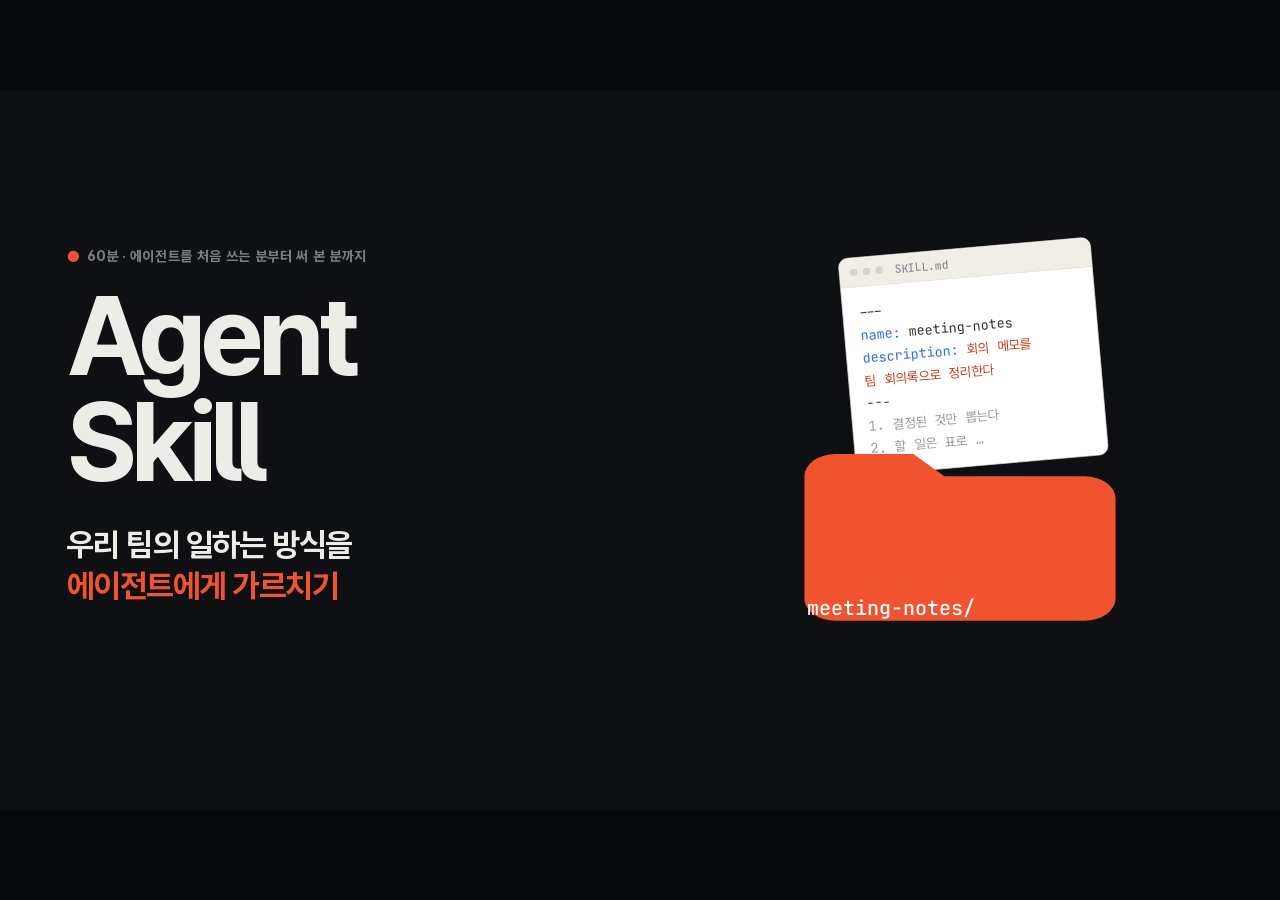
<file: index.html>
<!doctype html>
<html lang="ko">
<head>
<meta charset="utf-8">
<meta name="viewport" content="width=device-width,initial-scale=1">
<title>Agent Skill · 우리 팀의 일하는 방식을 에이전트에게 가르치기</title>
<link rel="icon" href="data:,">
<meta name="description" content="에이전트를 처음 쓰는 분부터 써 본 분까지를 위한 60분 Agent Skill 강의">
<style>
@font-face{font-family:"Pretendard";src:url(assets/PretendardVariable.woff2) format("woff2-variations");font-weight:100 900;font-display:swap}
@font-face{font-family:"JetBrains Mono";src:url(assets/jetbrains-mono-latin-400-normal.woff2) format("woff2");font-weight:400;font-display:swap}
@font-face{font-family:"JetBrains Mono";src:url(assets/jetbrains-mono-latin-500-normal.woff2) format("woff2");font-weight:500 700;font-display:swap}
:root{
  --paper:#F5F3EE;--paper2:#ECE8DF;--ink:#111318;--ink2:#3A3D45;--mute:#7A7D85;--line:#DCD7CB;--card:#FFFFFF;--dark:#0E1014;
  --tool:#2D6BEF;--mcp:#7048E8;--agents:#C98A00;--skill:#F0532D;
  --tool-bg:#E5EDFE;--mcp-bg:#EEE9FD;--agents-bg:#FBF0D2;--skill-bg:#FDE7E0;
  --mono:"JetBrains Mono","Pretendard",ui-monospace,Menlo,monospace;
  --ease:cubic-bezier(.2,.7,.2,1);
}
*{box-sizing:border-box;margin:0;padding:0}
html,body{height:100%;background:#08090b;overflow:hidden}
body{font-family:"Pretendard","Noto Sans CJK KR",sans-serif;font-feature-settings:"tnum" 0,"ss06";color:var(--ink);-webkit-font-smoothing:antialiased;word-break:keep-all}
#deck{position:absolute;left:50%;top:50%;width:1920px;height:1080px;transform-origin:center center}
.slide{position:absolute;inset:0;background:var(--paper);padding:60px 100px 128px;display:none;flex-direction:column;overflow:hidden}
.slide.on{display:flex}
.slide.on>header{animation:rise .6s var(--ease) both}
.slide.on>.stage{animation:fade .5s .12s ease both}
@keyframes rise{from{opacity:0;transform:translateY(14px)}to{opacity:1;transform:none}}
@keyframes fade{from{opacity:0}to{opacity:1}}
.slide.dark{background:var(--dark);color:#EEECE6}
/* header */
header{display:flex;justify-content:space-between;align-items:flex-end;gap:40px;padding-bottom:26px;border-bottom:1.5px solid var(--line)}
.dark header{border-color:#262931}
.eyebrow{font-size:21px;font-weight:700;letter-spacing:.04em;color:var(--mute);margin-bottom:14px;font-variant-numeric:tabular-nums}
.eyebrow b{color:var(--ink);margin-right:10px}.dark .eyebrow b{color:#EEECE6}
h2{font-size:54px;line-height:1.22;font-weight:700;letter-spacing:-.028em;max-width:1460px}
.stage{flex:1;position:relative;margin-top:44px;min-height:0}
.src{position:absolute;left:100px;bottom:86px;font-size:17px;color:var(--mute);letter-spacing:.01em}
.src a{color:inherit;text-decoration:none;border-bottom:1px solid var(--line)}.src a:hover{color:var(--ink)}.dark .src{color:#8b8e96}
/* footer */
footer{position:absolute;left:100px;right:100px;bottom:40px;display:flex;align-items:center;gap:8px;font-size:17px;color:var(--mute)}
footer .brand{font-weight:700;color:var(--ink2);margin-right:22px;white-space:nowrap}
.dark footer .brand{color:#9a9ca3}
footer .seg{height:4px;border-radius:2px;background:var(--line);position:relative}
footer .seg b{position:absolute;left:0;top:0;bottom:0;border-radius:2px;background:var(--ink);transition:width .5s var(--ease)}
footer .num{margin-left:22px;font-variant-numeric:tabular-nums;min-width:64px;text-align:right}
.dark footer .seg{background:#262931}.dark footer .seg b{background:#EEECE6}
/* motion primitives */
.f{opacity:0;transform:translateY(16px);transition:opacity .55s ease,transform .6s var(--ease)}
.f.in{opacity:1;transform:none}
/* guide: subtle plate/ring on the current item, flowing dash on its arrow — no dimming */
.f{--plate:rgba(240,83,45,.07);--ring:rgba(240,83,45,.38)}
.dark .f{--plate:rgba(255,255,255,.06);--ring:rgba(255,138,107,.5)}
.slide .f:not(.wire):not(.hl):not(.only):not(.axis){transition:opacity .45s ease,transform .55s var(--ease),background-color .6s ease,box-shadow .6s ease}
.slide.guiding .f.cur:not(.wire):not(.hl):not(.only):not(.axis):not(.card):not(.win){background-color:var(--plate);box-shadow:0 0 0 12px var(--plate);border-radius:10px}
.slide.guiding .f.cur.card,.slide.guiding .f.cur.win{box-shadow:0 0 0 3px var(--ring),0 14px 34px -20px rgba(17,19,24,.28)}
.slide.guiding .f.cur .f.cur{background-color:transparent!important;box-shadow:none}
.slide.guiding .wire.cur path{stroke:var(--skill)}
.slide.guiding.cycling .wire.cur .ln{stroke-dasharray:.07 .05;animation:flow 1.6s linear infinite}
@keyframes flow{from{stroke-dashoffset:.24}to{stroke-dashoffset:0}}
.f.in{transition:opacity .45s ease,transform .55s var(--ease)}
footer .pz{display:none;margin-left:16px;font-weight:700;color:var(--skill)}body.paused footer .pz{display:inline}
.f.only{opacity:0!important;transition:opacity .35s}.f.only.cur{opacity:1!important}
.wire.f{opacity:1;transform:none}
.axis.f{opacity:1;transform:scaleX(0);transition:transform 1.1s var(--ease)}.axis.v.f{transform:scaleY(0)}.axis.f.in{transform:none}
.wire{display:block;overflow:visible}
.wire path{fill:none;stroke:var(--ink);stroke-width:2.5;stroke-linecap:round;stroke-linejoin:round}
.dark .wire path{stroke:#EEECE6}
.wire .ln{stroke-dasharray:1;stroke-dashoffset:1;transition:stroke-dashoffset .75s var(--ease)}
.wire.in .ln{stroke-dashoffset:0}
.wire .hd{opacity:0;transition:opacity .2s .62s}.wire.in .hd{opacity:1}
.hl{--c:rgba(240,83,45,.28);background:linear-gradient(var(--c),var(--c)) no-repeat 0 88%/0% 42%;transition:background-size .8s var(--ease) .15s;padding:0 2px}
.hl.f{opacity:1;transform:none}.hl.in{background-size:100% 42%}
.hl.blue{--c:rgba(45,107,239,.3)}
.hl.full{background-position:0 0;background-size:0% 100%;border-radius:4px}.hl.full.in{background-size:100% 100%}
.stagger>*{opacity:0;transform:translateY(10px)}
.stagger.in>*{animation:rise .5s var(--ease) both;animation-delay:calc(var(--i)*110ms)}
.grow{transform-origin:bottom}
.ring.in{animation:ring 1.2s ease .5s 1}
@keyframes ring{0%{box-shadow:0 0 0 0 rgba(240,83,45,.5)}100%{box-shadow:0 0 0 22px rgba(240,83,45,0)}}
#notes{display:none;position:fixed;left:0;right:0;bottom:0;max-height:34vh;overflow:auto;background:rgba(14,16,20,.94);color:#EEECE6;font:400 18px/1.6 "Pretendard",sans-serif;padding:16px 28px;z-index:10}
#notes b{color:#FF8A6B;margin-right:10px}body.shownotes #notes{display:block}
#presenter{min-height:100vh;background:#0E1014;color:#EEECE6;padding:36px 48px;font-family:"Pretendard",sans-serif;display:flex;flex-direction:column;gap:22px}
#presenter .ph{display:flex;justify-content:space-between;color:#9a9ca3;font-size:20px}#presenter .ph b{color:#fff;font-size:26px}
#presenter h1{font-size:34px;line-height:1.3;letter-spacing:-.02em}#presenter .pnote{font-size:30px;line-height:1.7;color:#F5F3EE;flex:1}
#presenter .pnext{font-size:20px;color:#FF8A6B;border-top:1px solid #2a2d35;padding-top:16px}#presenter .phelp{font-size:15px;color:#6f737d}
@media (prefers-reduced-motion:reduce){*{animation:none!important;transition:none!important}}
/* components */
.card{background:var(--card);border-radius:16px;border:1px solid #E6E1D6;box-shadow:0 1px 2px rgba(17,19,24,.04),0 14px 34px -20px rgba(17,19,24,.28);padding:28px 32px}
.dark .card{border-color:transparent}
.mono{font-family:var(--mono)}
.muted{color:var(--mute)}
.label{font-size:19px;font-weight:700;letter-spacing:.06em;color:var(--mute);text-transform:uppercase}
.chip{display:inline-flex;align-items:center;gap:8px;font-size:20px;font-weight:700;padding:5px 14px;border-radius:8px;white-space:nowrap}
.c-tool{background:var(--tool-bg);color:var(--tool)}.c-mcp{background:var(--mcp-bg);color:var(--mcp)}
.c-agents{background:var(--agents-bg);color:#94660a}.c-skill{background:var(--skill-bg);color:#C63C1A}
.c-gray{background:var(--paper2);color:#5d5f66}
.xl{font-size:40px;line-height:1.35;letter-spacing:-.015em}
.big{font-size:34px;line-height:1.45;letter-spacing:-.01em}
.mid{font-size:29px;line-height:1.5}
.small{font-size:24px;line-height:1.5}
.center{display:flex;align-items:center;justify-content:center}
.orange{color:var(--skill)}.blue{color:var(--tool)}.violet{color:var(--mcp)}.amber{color:var(--agents)}
.instr{background:var(--skill-bg);border-left:5px solid var(--skill);border-radius:6px;padding:14px 18px;font-size:22px;line-height:1.6;color:#8a2c14}
/* window frames */
.win{background:#fff;border-radius:14px;border:1px solid #E1DCD0;box-shadow:0 18px 40px -22px rgba(17,19,24,.35);overflow:hidden}
.win .bar{height:44px;background:#F1EEE7;border-bottom:1px solid #E1DCD0;display:flex;align-items:center;gap:8px;padding:0 16px;font-size:17px;color:var(--mute)}
.win .bar i{width:11px;height:11px;border-radius:50%;background:#D6D1C5;display:inline-block}
.win .bar span{margin-left:10px;font-family:var(--mono)}
.win .body{padding:22px 24px}
.win.term{background:#16181E;border-color:#23262e}.win.term .bar{background:#1E2128;border-color:#2a2d35;color:#8b8e96}.win.term .bar i{background:#3a3d46}
.bubble{background:var(--ink);color:#F5F3EE;border-radius:18px 18px 18px 4px;padding:18px 24px;font-size:27px;line-height:1.45;display:inline-block}
code.blk{display:block;font-family:var(--mono);font-size:27px;line-height:1.65;white-space:pre;color:#E6E4DD}
.k{color:#8FB0FF}.s{color:#FFB39F}.cm{color:#6F737D}.a{color:#FFD166}
.icon{width:1em;height:1em;stroke:currentColor;fill:none;stroke-width:2;stroke-linecap:round;stroke-linejoin:round;vertical-align:-.12em}
/* minimap */
.minimap{display:flex;gap:6px}
.minimap span{font-size:17px;font-weight:700;padding:7px 12px;border-radius:8px;background:var(--paper2);color:#a3a29c}
.minimap span.on.t{background:var(--tool);color:#fff}.minimap span.on.m{background:var(--mcp);color:#fff}
.minimap span.on.a{background:var(--agents);color:#fff}.minimap span.on.s{background:var(--skill);color:#fff}
/* concept template */
.concept{display:grid;grid-template-columns:440px 1fr;gap:72px;height:100%;max-height:680px;align-self:center}
.ctile{border-radius:20px;display:flex;flex-direction:column;justify-content:space-between;padding:44px;color:#fff;position:relative;overflow:hidden}
.ctile::after{content:"";position:absolute;right:-90px;top:-90px;width:300px;height:300px;border-radius:50%;background:rgba(255,255,255,.08)}
.ctile .icon{width:110px;height:110px;stroke-width:1.6}
.ctile .meta{font-size:66px;font-weight:700;letter-spacing:-.035em;line-height:1.05}
.ctile .meta small{display:block;font-size:25px;font-weight:400;opacity:.88;margin-top:16px;letter-spacing:0;line-height:1.5}
.cright{display:flex;flex-direction:column;gap:30px;min-width:0;justify-content:center}
.example{display:grid;grid-template-columns:200px 1fr;gap:20px;align-items:baseline;font-size:30px;line-height:1.5;border-top:1.5px solid var(--line);padding-top:24px}
.example .label{font-size:18px}
table.t{border-collapse:collapse;width:100%}
table.t td{padding:9px 0;border-top:1.5px solid var(--line)}
table.t tr:first-child td{border-top:0;color:var(--mute);font-size:19px;font-weight:700;letter-spacing:.04em}
.node{transition:fill .4s,color .4s}
</style>
</head>
<body>
<svg width="0" height="0" style="position:absolute">
  <symbol id="i-tool" viewBox="0 0 24 24"><path d="M14.7 6.3a1 1 0 0 0 0 1.4l1.6 1.6a1 1 0 0 0 1.4 0l3.77-3.77a6 6 0 0 1-7.94 7.94l-6.91 6.91a2.12 2.12 0 0 1-3-3l6.91-6.91a6 6 0 0 1 7.94-7.94l-3.76 3.76z"/></symbol>
  <symbol id="i-plug" viewBox="0 0 24 24"><path d="M12 22v-5M9 8V2M15 8V2M18 8v5a4 4 0 0 1-4 4h-4a4 4 0 0 1-4-4V8z"/></symbol>
  <symbol id="i-note" viewBox="0 0 24 24"><path d="M15.5 3H5a2 2 0 0 0-2 2v14a2 2 0 0 0 2 2h14a2 2 0 0 0 2-2V8.5z"/><path d="M15 3v6h6M7 13h8M7 17h5"/></symbol>
  <symbol id="i-book" viewBox="0 0 24 24"><path d="M2 3h6a4 4 0 0 1 4 4v14a3 3 0 0 0-3-3H2zM22 3h-6a4 4 0 0 0-4 4v14a3 3 0 0 1 3-3h7z"/></symbol>
  <symbol id="i-folder" viewBox="0 0 24 24"><path d="M22 19a2 2 0 0 1-2 2H4a2 2 0 0 1-2-2V5a2 2 0 0 1 2-2h5l2 3h9a2 2 0 0 1 2 2z"/></symbol>
  <symbol id="i-file" viewBox="0 0 24 24"><path d="M14 2H6a2 2 0 0 0-2 2v16a2 2 0 0 0 2 2h12a2 2 0 0 0 2-2V8z"/><path d="M14 2v6h6M8 13h8M8 17h6"/></symbol>
  <symbol id="i-code" viewBox="0 0 24 24"><path d="M16 18l6-6-6-6M8 6l-6 6 6 6"/></symbol>
  <symbol id="i-check" viewBox="0 0 24 24"><path d="M20 6 9 17l-5-5"/></symbol>
  <symbol id="i-x" viewBox="0 0 24 24"><path d="M18 6 6 18M6 6l12 12"/></symbol>
  <symbol id="i-eye" viewBox="0 0 24 24"><path d="M1 12s4-8 11-8 11 8 11 8-4 8-11 8-11-8-11-8z"/><circle cx="12" cy="12" r="3"/></symbol>
  <symbol id="i-clock" viewBox="0 0 24 24"><circle cx="12" cy="12" r="10"/><path d="M12 6v6l4 2"/></symbol>
</svg>
<div id="deck">

<!-- 1 cover -->
<section class="slide dark" data-act="0">
  <div class="stage" style="margin-top:0;display:grid;grid-template-columns:1fr 700px;align-items:center">
    <div>
      <div class="eyebrow"><b style="color:var(--skill)">●</b>60분 · 에이전트를 처음 쓰는 분부터 써 본 분까지</div>
      <h1 style="font-size:168px;line-height:.95;letter-spacing:-.055em;font-weight:700;margin:26px 0 44px">Agent<br>Skill</h1>
      <p style="font-size:48px;line-height:1.3;font-weight:700;letter-spacing:-.025em">우리 팀의 일하는 방식을<br><span class="orange">에이전트에게 가르치기</span></p>
    </div>
    <div style="position:relative;height:620px">
      <div class="f keep" data-s="1" style="position:absolute;left:150px;top:40px;width:380px;transform:rotate(-5deg)">
        <div class="win" style="transform:rotate(0)"><div class="bar"><i></i><i></i><i></i><span>SKILL.md</span></div>
          <div class="body mono" style="font-size:20px;line-height:1.7;color:#333">---<br><span style="color:#2D6BEF">name:</span> meeting-notes<br><span style="color:#2D6BEF">description:</span> <span style="color:#C63C1A">회의 메모를<br>팀 회의록으로 정리한다</span><br>---<br><span style="color:#999">1. 결정된 것만 뽑는다<br>2. 할 일은 표로 …</span></div></div>
      </div>
      <svg viewBox="0 0 24 24" style="position:absolute;left:40px;top:250px;width:560px;height:400px" preserveAspectRatio="none"><path d="M22 19a2 2 0 0 1-2 2H4a2 2 0 0 1-2-2V8a2 2 0 0 1 2-2h5l2 2h9a2 2 0 0 1 2 2z" fill="#F0532D"/></svg>
      <div class="mono" style="position:absolute;left:90px;top:560px;font-size:30px;font-weight:700;color:#fff">meeting-notes/</div>
    </div>
  </div>
</section>

<!-- 2 loop -->
<section class="slide" data-act="0" data-focus>
  <header><div><div class="eyebrow"><b>01</b>왜 필요한가</div>
  <h2>에이전트는 스스로 읽고, 도구를 쓰고, 결과를 확인하며 일한다</h2></div></header>
  <div class="stage" style="display:grid;grid-template-columns:700px 1fr;gap:80px;align-items:center">
    <svg viewBox="0 0 700 620" width="700" height="620" style="overflow:visible">
      <circle cx="350" cy="320" r="225" fill="none" stroke="#DCD7CB" stroke-width="2" stroke-dasharray="4 10"/>
      <g class="wire f" data-s="1"><path class="ln" pathLength="1" d="M440 115 A225 225 0 0 1 560 395"/><path class="hd" d="M548 380 L561 398 L572 377"/></g>
      <g class="wire f" data-s="2"><path class="ln" pathLength="1" d="M490 495 A225 225 0 0 1 210 495"/><path class="hd" d="M228 486 L208 495 L226 508"/></g>
      <g class="wire f" data-s="3"><path class="ln" pathLength="1" d="M140 395 A225 225 0 0 1 260 115"/><path class="hd" d="M242 112 L262 114 L254 133"/></g>
      <g font-family="Pretendard" font-weight="700" text-anchor="middle">
        <rect x="262" y="262" width="176" height="116" rx="58" fill="#111318"/><text x="350" y="332" font-size="32" fill="#F5F3EE">에이전트</text>
        <circle cx="350" cy="95" r="72" fill="#fff" stroke="#111318" stroke-width="2.5"/>
        <text x="350" y="106" font-size="32" fill="#111318">읽는다</text>
        <g class="f only" data-s="1"><circle cx="350" cy="95" r="80" fill="none" stroke="#F0532D" stroke-width="3"/></g>
        <circle cx="545" cy="455" r="72" fill="#fff" stroke="#111318" stroke-width="2.5"/>
        <text x="545" y="447" font-size="29" fill="#111318">도구를</text><text x="545" y="484" font-size="29" fill="#111318">쓴다</text>
        <g class="f only" data-s="2"><circle cx="545" cy="455" r="80" fill="none" stroke="#2D6BEF" stroke-width="3"/></g>
        <circle cx="155" cy="455" r="72" fill="#fff" stroke="#111318" stroke-width="2.5"/>
        <text x="155" y="466" font-size="29" fill="#111318">확인한다</text>
        <g class="f only" data-s="3"><circle cx="155" cy="455" r="80" fill="none" stroke="#F0532D" stroke-width="3"/></g>
      </g>
    </svg>
    <div style="display:flex;flex-direction:column;gap:30px">
      <div><div class="label" style="margin-bottom:12px">요청</div><div class="bubble">어제 회의 메모, 정리해 줘</div></div>
      <div class="f mid" data-s="1" style="display:grid;grid-template-columns:150px 1fr"><b>읽는다</b><span class="muted">메모 파일을 열어 내용을 파악한다</span></div>
      <div class="f mid" data-s="2" style="display:grid;grid-template-columns:150px 1fr"><b class="blue">도구를 쓴다</b><span class="muted">새 문서를 만들고 내용을 쓴다</span></div>
      <div class="f mid" data-s="3" style="display:grid;grid-template-columns:150px 1fr"><b>확인한다</b><span class="muted">빠진 내용이 없는지 다시 본다</span></div>
      <div class="f big" data-s="4" style="border-top:1.5px solid var(--line);padding-top:26px">요청 한 번에 이 순환을 여러 번 돌고, 일이 끝나면 멈춘다.</div>
    </div>
  </div>
</section>

<!-- 3 -->
<section class="slide" data-act="0" data-focus>
  <header><div><div class="eyebrow"><b>01</b>왜 필요한가</div>
  <h2>하지만 우리 팀이 일하는 방식은 모른다</h2></div></header>
  <div class="stage" style="display:grid;grid-template-columns:1fr 1fr;gap:64px;align-items:center">
    <div class="f" data-s="1">
      <div class="label" style="margin-bottom:14px">에이전트가 쓴 회의록</div>
      <div class="win"><div class="bar"><i></i><i></i><i></i><span>회의록.md</span></div>
      <div class="body mid" style="line-height:1.75;padding:28px 32px">오늘 회의에서는 출시 일정에 대해 논의했습니다. 디자인 쪽은 <span class="hl f" data-s="3">다음 주쯤</span> 시안을 준비하기로 했고, QA 계획도 <span class="hl f" data-s="3">누군가</span> 정리하기로 했습니다. 출시는 <span class="hl f" data-s="3">12월 초가 좋겠다는 의견</span>이 많았습니다…</div></div>
    </div>
    <div class="f" data-s="2">
      <div class="label" style="margin-bottom:14px;color:var(--skill)">우리 팀이 원하는 회의록</div>
      <div class="win" style="border-color:var(--skill);box-shadow:0 0 0 2px var(--skill),0 18px 40px -22px rgba(17,19,24,.35)"><div class="bar"><i></i><i></i><i></i><span>회의록_1110.md</span></div>
      <div class="body small" style="padding:26px 32px;display:flex;flex-direction:column;gap:14px">
        <div><b>결정</b> &nbsp;출시일 12/03 확정</div>
        <table class="t small"><tr><td>할 일</td><td>담당</td><td>기한</td></tr>
          <tr><td>시안 3종</td><td class="orange">@민지</td><td>11/18</td></tr>
          <tr><td>QA 계획</td><td class="orange">@도윤</td><td>11/20</td></tr></table>
        <div><b>다음 회의</b> &nbsp;11/17 (화) 10:00</div></div></div>
    </div>
    <div class="f mid" data-s="3" style="grid-column:1/3;display:flex;gap:40px;align-items:center;justify-content:center">
      <span class="muted">회의록 모양은 갖췄지만</span><span>결정과 논의가 섞여 있고, 할 일에 담당자와 기한이 없다</span>
    </div>
  </div>
</section>

<!-- 4 -->
<section class="slide" data-act="0" data-focus>
  <header><div><div class="eyebrow"><b>01</b>왜 필요한가</div>
  <h2>그래서 매번 같은 설명을 붙여 넣게 된다</h2></div></header>
  <div class="stage" style="display:flex;flex-direction:column;gap:40px;justify-content:center">
    <div style="display:grid;grid-template-columns:repeat(3,1fr);gap:36px;align-items:start">
      <div class="win f" data-s="1"><div class="bar"><i></i><i></i><i></i><span>월요일 · 새 대화</span></div><div class="body">
        <div class="instr">회의록은 결정 → 할 일 → 다음 회의 순서로. 할 일은 표로, 담당자는 @이름. 기한은 MM/DD.</div>
        <p class="small" style="margin-top:14px">그리고 이 메모 정리해 줘.</p></div></div>
      <div class="win f" data-s="2" style="margin-top:44px"><div class="bar"><i></i><i></i><i></i><span>수요일 · 새 대화</span></div><div class="body">
        <div class="instr">회의록은 결정 → 할 일 → 다음 회의 순서로. 할 일은 표로, 담당자는 @이름. 기한은 MM/DD.</div>
        <p class="small" style="margin-top:14px">이번 주 회의도 부탁해.</p></div></div>
      <div class="win f" data-s="3" style="margin-top:88px"><div class="bar"><i></i><i></i><i></i><span>금요일 · 새 대화</span></div><div class="body">
        <div class="instr">회의록은 결정 → 할 일 → 다음 회의 순서로. 할 일은 표로, 담당자는 @이름. <s style="opacity:.6">기한은 MM/DD.</s></div>
        <p class="small" style="margin-top:14px">이것도 정리해 줘. <span class="chip c-gray" style="font-size:17px">기한 형식을 깜빡함</span></p></div></div>
    </div>
    <div class="f" data-s="4" style="display:flex;align-items:baseline;gap:28px">
      <span style="font-size:104px;font-weight:700;letter-spacing:-.05em;line-height:1" class="orange">×3</span>
      <span class="big">같은 설명을 세 번 붙여 넣었고, 금요일에는 기한 형식이 빠졌다.</span>
    </div>
  </div>
</section>

<!-- 5 -->
<section class="slide" data-act="0" data-focus>
  <header><div><div class="eyebrow"><b>01</b>왜 필요한가</div>
  <h2>그 설명을 파일로 꺼내 둔 것이 Skill이다</h2></div></header>
  <div class="stage" style="display:grid;grid-template-columns:1fr 140px 1fr;align-items:center;align-content:center;row-gap:70px">
    <div class="f keep" data-s="0"><div class="label" style="margin-bottom:14px">대화창에 붙여 넣던 설명</div>
      <div class="instr" style="font-size:27px;padding:22px 26px">회의록은 결정 → 할 일 → 다음 회의 순서로.<br>할 일은 표로, 담당자는 @이름.<br>기한은 MM/DD.</div></div>
    <svg class="wire f" data-s="1" viewBox="0 0 140 30" width="140" height="30"><path class="ln" pathLength="1" d="M10 15H126"/><path class="hd" d="M116 6L128 15L116 24"/></svg>
    <div class="f" data-s="1">
      <div class="label" style="margin-bottom:14px;color:var(--skill)">파일로 꺼내 둔 설명</div>
      <div class="win" style="box-shadow:0 0 0 2px var(--skill),0 18px 40px -22px rgba(17,19,24,.35)"><div class="bar" style="background:var(--skill);color:#fff;border:0"><svg class="icon" style="width:20px;height:20px"><use href="#i-folder"/></svg><span style="color:#fff;margin-left:4px">meeting-notes/SKILL.md</span></div>
      <div class="body" style="font-size:27px;line-height:1.6;color:#8a2c14;padding:22px 26px">회의록은 결정 → 할 일 → 다음 회의 순서로.<br>할 일은 표로, 담당자는 @이름.<br>기한은 MM/DD.</div></div>
    </div>
    <div class="f" data-s="2" style="grid-column:1/4;display:flex;align-items:center;gap:30px;border-top:1.5px solid var(--line);padding-top:40px">
      <span class="label">그다음부터</span>
      <div class="bubble">어제 회의 메모, 정리해 줘</div>
      <svg class="wire f" data-s="2" viewBox="0 0 90 30" width="90" height="30"><path class="ln" pathLength="1" d="M8 15H76"/><path class="hd" d="M66 6L78 15L66 24"/></svg>
      <span class="chip c-skill" style="font-size:24px;padding:10px 18px">meeting-notes를 꺼내 읽고 일한다</span>
    </div>
  </div>
</section>

<!-- 6 -->
<section class="slide" data-act="1" data-focus>
  <header><div><div class="eyebrow"><b>02</b>어떻게 움직이나</div>
  <h2>Skill은 폴더 하나다</h2></div></header>
  <div class="stage" style="display:grid;grid-template-columns:680px 1fr;gap:80px;align-items:center">
    <div class="win"><div class="bar"><i></i><i></i><i></i><span>~/.skills</span></div>
      <div class="body mono" style="font-size:36px;line-height:2.1;padding:34px 44px">
      <div class="orange" style="font-weight:700"><svg class="icon"><use href="#i-folder"/></svg> meeting-notes/</div>
      <div class="f" data-s="1">├─ <b>SKILL.md</b></div>
      <div class="f" data-s="2">├─ template.md</div>
      <div class="f" data-s="3">└─ scripts/find_todos.py</div></div>
    </div>
    <div style="display:flex;flex-direction:column;gap:44px">
      <div class="f" data-s="1" style="display:grid;grid-template-columns:70px 1fr;gap:10px"><svg class="icon orange" style="width:52px;height:52px"><use href="#i-file"/></svg><div><div class="big"><b>SKILL.md</b> <span class="chip c-skill">필수</span></div><p class="mid muted">이름, 언제 쓰는지, 일하는 순서</p></div></div>
      <div class="f" data-s="2" style="display:grid;grid-template-columns:70px 1fr;gap:10px"><svg class="icon" style="width:52px;height:52px"><use href="#i-book"/></svg><div><div class="big"><b>참고 자료</b> <span class="chip c-gray">선택</span></div><p class="mid muted">양식, 예시, 용어집</p></div></div>
      <div class="f" data-s="3" style="display:grid;grid-template-columns:70px 1fr;gap:10px"><svg class="icon" style="width:52px;height:52px"><use href="#i-code"/></svg><div><div class="big"><b>스크립트</b> <span class="chip c-gray">선택</span></div><p class="mid muted">매번 똑같이 돌려야 하는 작업</p></div></div>
    </div>
  </div>
  <div class="src">형식 기준 · <a href="https://agentskills.io/specification" target="_blank" rel="noopener">agentskills.io/specification</a></div>
</section>

<!-- 7 -->
<section class="slide" data-act="1" data-focus>
  <header><div><div class="eyebrow"><b>02</b>어떻게 움직이나</div>
  <h2>평소에는 이름과 설명 한 줄만 보인다</h2></div></header>
  <div class="stage" style="display:grid;grid-template-columns:1fr 120px 1fr;align-items:center">
    <div class="win term"><div class="bar"><i></i><i></i><i></i><span>meeting-notes/SKILL.md</span></div>
      <div class="body" style="padding:26px 30px">
        <code class="blk ring f keep" data-s="1" style="font-size:25px;border-radius:10px;outline:2px solid rgba(240,83,45,.9);outline-offset:8px">---
<span class="k">name:</span> meeting-notes
<span class="k">description:</span> <span class="s">회의 메모를 팀 회의록
  양식으로 정리한다. ‘회의록’,
  ‘회의 정리’를 요청할 때 쓴다.</span>
---</code>
        <div style="position:relative;margin-top:26px">
          <div style="filter:blur(4px);opacity:.5"><code class="blk" style="font-size:22px">1. 녹취에서 결정된 것만 뽑는다
2. 할 일은 표로 정리한다
3. 담당자가 없으면 '미정'
4. template.md 양식에 맞춘다</code></div>
          <div class="chip" style="position:absolute;left:50%;top:50%;transform:translate(-50%,-50%);background:#2a2d35;color:#c9c7c0"><svg class="icon"><use href="#i-eye"/></svg>본문은 아직 읽지 않음</div>
        </div>
      </div></div>
    <svg class="wire f" data-s="2" viewBox="0 0 120 30" width="120" height="30" style="margin:0 auto"><path class="ln" pathLength="1" d="M8 15H106"/><path class="hd" d="M96 6L108 15L96 24"/></svg>
    <div class="f" data-s="2">
      <div class="label" style="margin-bottom:14px">에이전트가 늘 들고 있는 목록</div>
      <div class="card stagger f keep" data-s="2" style="padding:6px 30px">
        <div class="mid" style="padding:15px 0;border-bottom:1.5px solid var(--line)"><b class="orange">meeting-notes</b><br><span class="muted small">회의 메모를 팀 회의록으로 정리한다</span></div>
        <div class="mid" style="padding:15px 0;border-bottom:1.5px solid var(--line)"><b>expense-report</b><br><span class="muted small">영수증을 경비 양식으로 옮긴다</span></div>
        <div class="mid" style="padding:15px 0;border-bottom:1.5px solid var(--line)"><b>brand-guide</b><br><span class="muted small">발표 자료에 회사 색과 글꼴을 입힌다</span></div>
        <div class="mid" style="padding:15px 0"><b>release-notes</b><br><span class="muted small">변경 기록을 공지문으로 바꾼다</span></div>
      </div>
    </div>
  </div>
</section>

<!-- 8 -->
<section class="slide" data-act="1" data-focus>
  <header><div><div class="eyebrow"><b>02</b>어떻게 움직이나</div>
  <h2>하려는 일과 맞으면 본문을 펼쳐 읽는다</h2></div></header>
  <div class="stage" style="display:grid;grid-template-columns:380px 100px 440px 100px 1fr;align-items:center">
    <div><div class="label" style="margin-bottom:12px">요청</div>
      <div class="bubble" style="font-size:29px">어제 <span class="hl f keep" data-s="1">회의</span> 녹취, 팀 양식으로 <span class="hl f keep" data-s="1">정리</span>해 줘</div></div>
    <svg class="wire f" data-s="2" viewBox="0 0 100 30" width="100" height="30"><path class="ln" pathLength="1" d="M10 15H86"/><path class="hd" d="M76 6L88 15L76 24"/></svg>
    <div class="card f" data-s="2" style="padding:6px 0">
      <div class="mid" style="padding:16px 28px;border-bottom:1.5px solid var(--line);background:var(--skill-bg)"><b class="orange">meeting-notes</b><br><span class="small">“<span class="hl f keep" data-s="2">회의</span> 메모를 … <span class="hl f keep" data-s="2">정리</span>한다”</span></div>
      <div class="mid muted" style="padding:16px 28px;border-bottom:1.5px solid var(--line)">expense-report</div>
      <div class="mid muted" style="padding:16px 28px;border-bottom:1.5px solid var(--line)">brand-guide</div>
      <div class="mid muted" style="padding:16px 28px">release-notes</div>
    </div>
    <svg class="wire f" data-s="3" viewBox="0 0 100 30" width="100" height="30"><path class="ln" pathLength="1" d="M10 15H86"/><path class="hd" d="M76 6L88 15L76 24"/></svg>
    <div class="win f" data-s="3" style="box-shadow:0 0 0 2px var(--skill),0 18px 40px -22px rgba(17,19,24,.35)"><div class="bar"><i></i><i></i><i></i><span>SKILL.md 본문</span></div>
      <ol class="body small stagger f keep" data-s="3" style="padding:24px 28px 24px 56px;line-height:1.8">
        <li>녹취에서 결정된 것만 뽑는다</li><li>할 일은 표로: 할 일 · 담당 · 기한</li><li>담당자가 없으면 ‘미정’</li><li>template.md 양식에 맞춘다</li></ol></div>
  </div>
</section>

<!-- 9 -->
<section class="slide" data-act="1" data-focus>
  <header><div><div class="eyebrow"><b>02</b>어떻게 움직이나</div>
  <h2>더 필요할 때만 딸린 자료와 스크립트를 연다</h2></div></header>
  <div class="stage" style="display:flex;flex-direction:column;gap:26px;justify-content:center">
    <div class="f" data-s="1" style="display:grid;grid-template-columns:90px 1fr 380px;align-items:center;gap:30px">
      <div style="font-size:60px;font-weight:700;font-variant-numeric:tabular-nums" class="orange">1</div>
      <div class="card big" style="background:var(--skill);color:#fff;border:0"><b>이름 · 설명 한 줄</b></div>
      <div class="mid"><b>늘</b> <span class="muted">목록에 올라 있다</span></div></div>
    <div class="f" data-s="2" style="display:grid;grid-template-columns:90px 1fr 380px;align-items:center;gap:30px">
      <div style="font-size:60px;font-weight:700" class="orange">2</div>
      <div class="card big" style="margin-left:70px;background:var(--skill-bg);border-color:#F6CBBE"><b>SKILL.md 본문</b> <span class="muted mid">일하는 순서와 기준</span></div>
      <div class="mid"><b>일이 맞을 때</b> <span class="muted">펼친다</span></div></div>
    <div class="f" data-s="3" style="display:grid;grid-template-columns:90px 1fr 380px;align-items:center;gap:30px">
      <div style="font-size:60px;font-weight:700" class="orange">3</div>
      <div class="card big" style="margin-left:140px;border:2px dashed var(--skill);box-shadow:none;background:transparent"><span class="mono" style="font-size:30px">template.md</span> <span class="muted">·</span> <span class="mono" style="font-size:30px">find_todos.py</span></div>
      <div class="mid"><b>필요할 때만</b> <span class="muted">열거나 실행한다</span></div></div>
    <p class="f big" data-s="4" style="margin-top:24px;border-top:1.5px solid var(--line);padding-top:28px">두꺼운 매뉴얼에서 필요한 장만 찾아 읽는 것과 비슷하다.</p>
  </div>
  <div class="src">이 방식을 ‘progressive disclosure’라 부른다 · <a href="https://www.anthropic.com/engineering/equipping-agents-for-the-real-world-with-agent-skills" target="_blank" rel="noopener">anthropic.com/engineering/equipping-agents-for-the-real-world-with-agent-skills</a></div>
</section>

<!-- 10 -->
<section class="slide" data-act="1" data-focus>
  <header><div><div class="eyebrow"><b>02</b>어떻게 움직이나</div>
  <h2>그래서 Skill을 여러 개 깔아도 에이전트가 무거워지지 않는다</h2></div></header>
  <div class="stage" style="display:grid;grid-template-columns:1fr 1fr;gap:90px">
    <div class="f keep" data-s="1" style="display:flex;flex-direction:column;gap:18px">
      <div class="mid"><b>설명을 모두 대화에 넣으면</b></div>
      <div style="position:relative;flex:1;border:2.5px solid var(--ink);border-radius:16px;padding:14px;display:flex;flex-direction:column-reverse;gap:10px">
        <div class="label" style="position:absolute;left:18px;top:-14px;background:var(--paper);padding:0 8px">에이전트가 한 번에 읽는 양</div>
        <div class="stagger f keep" data-s="1" style="flex:1;display:flex;flex-direction:column-reverse;gap:10px">
          <div style="flex:1;background:var(--skill);border-radius:8px"></div>
          <div style="flex:1;background:var(--tool);border-radius:8px;opacity:.8"></div>
          <div style="flex:1;background:var(--mcp);border-radius:8px;opacity:.8"></div>
          <div style="flex:1;background:var(--agents);border-radius:8px;opacity:.85"></div>
          <div style="flex:1;background:#8b8a85;border-radius:8px;opacity:.7"></div>
        </div>
        <div class="chip f keep" data-s="1" style="position:absolute;right:-18px;top:-20px;background:#B3261E;color:#fff;font-size:22px;padding:8px 16px;transition-delay:.7s">실제 일 할 자리가 없다</div>
      </div>
    </div>
    <div class="f" data-s="2" style="display:flex;flex-direction:column;gap:18px">
      <div class="mid"><b>Skill로 두면</b></div>
      <div style="position:relative;flex:1;border:2.5px solid var(--ink);border-radius:16px;padding:14px;display:flex;flex-direction:column;gap:8px">
        <div class="label" style="position:absolute;left:18px;top:-14px;background:var(--paper);padding:0 8px">에이전트가 한 번에 읽는 양</div>
        <div class="stagger f keep" data-s="2" style="display:flex;flex-direction:column;gap:8px;margin-top:6px">
          <div style="height:12px;background:var(--skill);border-radius:6px"></div>
          <div style="height:12px;background:var(--tool);border-radius:6px;opacity:.8"></div>
          <div style="height:12px;background:var(--mcp);border-radius:6px;opacity:.8"></div>
          <div style="height:12px;background:var(--agents);border-radius:6px;opacity:.85"></div>
          <div style="height:12px;background:#8b8a85;border-radius:6px;opacity:.7"></div>
        </div>
        <div class="f" data-s="3" style="height:120px;background:var(--skill);border-radius:8px;margin-top:8px;color:#fff;font-size:24px;font-weight:700;padding:16px 20px">meeting-notes 본문만 펼침</div>
        <div style="flex:1;border:2px dashed var(--line);border-radius:8px;margin-top:8px" class="center mid muted">실제 일 할 자리</div>
      </div>
    </div>
  </div>
  <div class="src">막대 길이는 비율을 보여 주기 위한 그림이며 실측값이 아니다.</div>
</section>

<!-- 11 demo -->
<section class="slide dark" data-act="1" data-focus>
  <header><div><div class="eyebrow"><b style="color:var(--skill)">02</b>어떻게 움직이나 · 시연</div>
  <h2>회의록 Skill이 실제로 움직이는 장면</h2></div></header>
  <div class="stage" style="display:grid;grid-template-columns:1fr 640px;gap:56px;align-items:center">
    <div class="win term"><div class="bar"><i></i><i></i><i></i><span>claude — ~/team · 실제 실행 기록 발췌</span></div>
      <div class="body mono" style="display:flex;flex-direction:column;gap:22px;font-size:26px;color:#E6E4DD;padding:30px 32px">
      <div style="color:#9a9ca3">&gt; <span class="type" data-text="어제 회의 녹취, 팀 양식으로 정리해 줘">어제 회의 녹취, 팀 양식으로 정리해 줘</span></div>
      <div class="f" data-s="1"><span class="chip c-skill" style="font-family:Pretendard;font-size:18px">Skill</span> Skill("meeting-notes") <span class="cm">본문이 들어옴</span></div>
      <div class="f" data-s="2"><span class="chip c-tool" style="font-family:Pretendard;font-size:18px">Tool</span> Read("녹취_1110.txt")</div>
      <div class="f" data-s="3"><span class="chip c-skill" style="font-family:Pretendard;font-size:18px">Skill</span> Read("template.md") <span class="cm">양식 확인</span></div>
      <div class="f" data-s="4"><span class="chip c-tool" style="font-family:Pretendard;font-size:18px">Tool</span> Bash("find_todos.py 녹취_1110.txt")</div>
      <div class="f" data-s="5"><span class="chip c-tool" style="font-family:Pretendard;font-size:18px">Tool</span> Write("회의록_1110.md")</div>
      <div class="f" data-s="6" style="color:#8EDB9C"><svg class="icon"><use href="#i-check"/></svg> 완료 · 16초 · 담당 없는 1건 ‘미정’</div>
      </div></div>
    <div class="win f" data-s="6" style="color:var(--ink)"><div class="bar"><i></i><i></i><i></i><span>회의록_1110.md</span></div>
      <div class="body small stagger f keep" data-s="6" style="display:flex;flex-direction:column;gap:12px;padding:26px 30px">
        <div><b>결정</b> &nbsp;출시일 12/03 · 베타는 사내에서만</div>
        <table class="t small"><tr><td>할 일</td><td>담당</td><td>기한</td></tr>
          <tr><td>시안 3종</td><td class="orange">@민지</td><td>11/18</td></tr>
          <tr><td>QA 계획</td><td class="orange">@도윤</td><td>11/20</td></tr>
          <tr><td>공지 초안</td><td style="color:#B3261E;font-weight:700">미정</td><td>11/21</td></tr></table>
        <div><b>다음 회의</b> &nbsp;11/17 (화) 10:00</div></div></div>
  </div>
  <div class="src">Claude Code 2.1.317 · 2026-11-11 실행 · 교육용 합성 녹취 · 중간의 파일 목록 확인 단계는 생략</div>
</section>

<!-- 12 history -->
<section class="slide" data-act="2" data-focus>
  <header><div><div class="eyebrow"><b>03</b>무엇과 다른가</div>
  <h2>에이전트에게 일을 가르치는 방법은 하나씩 늘어 왔다</h2></div></header>
  <div class="stage" style="display:flex;flex-direction:column;justify-content:center">
    <div style="position:relative;height:60px;margin:0 2% 0 1%">
      <div class="axis f keep" data-s="0" style="position:absolute;left:0;right:0;top:29px;height:2px;background:#BDB7A9;transform-origin:left"></div>
    </div>
    <div style="display:grid;grid-template-columns:repeat(5,1fr);gap:22px;margin-top:-50px">
      <div class="keep" style="display:flex;flex-direction:column;gap:22px;align-items:flex-start"><span style="width:22px;height:22px;border-radius:50%;background:#9a9890;margin-left:4px"></span>
        <div class="small muted">처음부터</div><div style="font-size:46px;font-weight:700">프롬프트</div><p class="big">그때그때 말로 설명한다</p><p class="mid muted" style="border-top:1.5px solid var(--line);padding-top:12px">남은 문제<br>매번 다시 말해야 한다</p></div>
      <div class="f" data-s="1" style="display:flex;flex-direction:column;gap:22px;align-items:flex-start"><span style="width:22px;height:22px;border-radius:50%;background:var(--tool);margin-left:4px"></span>
        <div class="small muted">2023</div><div style="font-size:46px;font-weight:700" class="blue">Tool call</div><p class="big">말만 하던 모델에 손이 생긴다</p><p class="mid muted" style="border-top:1.5px solid var(--line);padding-top:12px">남은 문제<br>연결 방식이 앱마다 제각각</p></div>
      <div class="f" data-s="2" style="display:flex;flex-direction:column;gap:22px;align-items:flex-start"><span style="width:22px;height:22px;border-radius:50%;background:var(--mcp);margin-left:4px"></span>
        <div class="small muted">2024.11</div><div style="font-size:46px;font-weight:700" class="violet">MCP</div><p class="big">바깥 시스템과 같은 방식으로 연결한다</p><p class="mid muted" style="border-top:1.5px solid var(--line);padding-top:12px">남은 문제<br>연결돼도 일하는 법은 모른다</p></div>
      <div class="f" data-s="3" style="display:flex;flex-direction:column;gap:22px;align-items:flex-start"><span style="width:22px;height:22px;border-radius:50%;background:var(--agents);margin-left:4px"></span>
        <div class="small muted">2025</div><div style="font-size:46px;font-weight:700" class="amber">AGENTS.md</div><p class="big">프로젝트 규칙을 파일로 늘 펴 둔다</p><p class="mid muted" style="border-top:1.5px solid var(--line);padding-top:12px">남은 문제<br>늘 읽으니 길어질수록 무겁다</p></div>
      <div class="f" data-s="4" style="display:flex;flex-direction:column;gap:22px;align-items:flex-start"><span class="ring f keep" data-s="4" style="width:22px;height:22px;border-radius:50%;background:var(--skill);margin-left:4px"></span>
        <div class="small muted">2025.10</div><div style="font-size:46px;font-weight:700" class="orange">Skill</div><p class="big">일하는 법을 필요할 때만 펼친다</p><p class="mid" style="border-top:1.5px solid var(--skill);padding-top:12px;color:#C63C1A">다음 장부터<br>넷을 하나씩 본다</p></div>
    </div>
  </div>
  <div class="src">Tool call · <a href="https://openai.com/index/function-calling-and-other-api-updates/" target="_blank" rel="noopener">openai.com (2023.6.13)</a> &nbsp;·&nbsp; MCP · <a href="https://www.anthropic.com/news/model-context-protocol" target="_blank" rel="noopener">anthropic.com (2024.11.25)</a> &nbsp;·&nbsp; AGENTS.md · <a href="https://agents.md/" target="_blank" rel="noopener">agents.md</a> &nbsp;·&nbsp; Skill · <a href="https://www.anthropic.com/engineering/equipping-agents-for-the-real-world-with-agent-skills" target="_blank" rel="noopener">anthropic.com (2025.10.16)</a></div>
</section>

<!-- 13 Tool -->
<section class="slide" data-act="2" data-focus>
  <header><div><div class="eyebrow"><b style="color:var(--tool)">03</b>무엇과 다른가 · 1/4</div>
  <h2>Tool call은 에이전트의 손이다</h2></div>
  <div class="minimap"><span class="on t">Tool call</span><span class="m">MCP</span><span class="a">AGENTS.md</span><span class="s">Skill</span></div></header>
  <div class="stage concept">
    <div class="ctile" style="background:var(--tool)">
      <svg class="icon"><use href="#i-tool"/></svg>
      <div class="meta">손<small>파일을 열고, 명령을 실행하고, 검색하는 동작 하나하나</small></div>
    </div>
    <div class="cright">
      <div class="win term f" data-s="1"><div class="bar"><i></i><i></i><i></i><span>tool call</span></div><div class="body" style="padding:26px 32px">
      <code class="blk"><span class="cm">// 모델 → 앱</span>
{ <span class="k">"tool"</span>: <span class="s">"read_file"</span>, <span class="k">"path"</span>: <span class="s">"녹취_1110.txt"</span> }
<span class="cm">// 앱 → 모델</span>
<span class="a">"민지: 시안은 18일까지 세 개로…"</span></code></div></div>
      <div class="example f" data-s="2"><span class="label">회의록 예에서는</span><span>녹취 파일을 열고, 할 일을 뽑는 스크립트를 돌린다.<br><span class="muted">어떤 순서로 할지는 Tool call이 정하지 않는다.</span></span></div>
    </div>
  </div>
</section>

<!-- 14 MCP -->
<section class="slide" data-act="2" data-focus>
  <header><div><div class="eyebrow"><b style="color:var(--mcp)">03</b>무엇과 다른가 · 2/4</div>
  <h2>MCP는 바깥 시스템까지 손이 닿게 하는 연결 규격이다</h2></div>
  <div class="minimap"><span class="t">Tool call</span><span class="on m">MCP</span><span class="a">AGENTS.md</span><span class="s">Skill</span></div></header>
  <div class="stage concept">
    <div class="ctile" style="background:var(--mcp)">
      <svg class="icon"><use href="#i-plug"/></svg>
      <div class="meta">콘센트<small>규격이 같으면 어떤 앱이든 같은 방법으로 꽂는다</small></div>
    </div>
    <div class="cright">
      <div style="display:grid;grid-template-columns:1fr 70px 1fr 70px 1fr;align-items:center">
        <div class="card center f keep" data-s="0" style="flex-direction:column;padding:30px 16px;text-align:center"><b class="mid">에이전트 앱</b><span class="small muted">Claude, Codex…</span></div>
        <svg class="wire f" data-s="1" viewBox="0 0 70 40" width="70" height="40"><path class="ln" pathLength="1" d="M6 13H60M64 27H10" /><path class="hd" d="M52 6L62 13L52 20M18 20L8 27L18 34"/></svg>
        <div class="card center f" data-s="1" style="flex-direction:column;padding:30px 16px;background:var(--mcp);color:#fff;text-align:center;border:0"><b class="mid">MCP 서버</b><span class="small" style="opacity:.85">쓸 수 있는 도구를 알려 줌</span></div>
        <svg class="wire f" data-s="2" viewBox="0 0 70 40" width="70" height="40"><path class="ln" pathLength="1" d="M6 13H60M64 27H10"/><path class="hd" d="M52 6L62 13L52 20M18 20L8 27L18 34"/></svg>
        <div class="card center f" data-s="2" style="flex-direction:column;padding:30px 16px;text-align:center"><b class="mid">Notion</b><span class="small muted">Slack, DB…</span></div>
      </div>
      <div class="f mono" data-s="2" style="background:var(--mcp-bg);border-radius:12px;padding:20px 26px;color:#4b2bb0;font-size:23px">서버가 알려 주는 도구 → search_pages · create_page · add_comment</div>
      <div class="example f" data-s="3"><span class="label">회의록 예에서는</span><span>완성한 회의록을 팀 Notion에 올린다.<br><span class="muted">손이 닿는 범위를 넓힐 뿐, <span style="color:var(--ink)">회의록을 어떻게 쓰는지는 모른다.</span></span></span></div>
    </div>
  </div>
  <div class="src">구조 · <a href="https://modelcontextprotocol.io/docs/learn/architecture" target="_blank" rel="noopener">modelcontextprotocol.io/docs/learn/architecture</a></div>
</section>

<!-- 15 AGENTS -->
<section class="slide" data-act="2" data-focus>
  <header><div><div class="eyebrow"><b style="color:var(--agents)">03</b>무엇과 다른가 · 3/4</div>
  <h2>AGENTS.md는 이 프로젝트에서 늘 펴 두는 메모다</h2></div>
  <div class="minimap"><span class="t">Tool call</span><span class="m">MCP</span><span class="on a">AGENTS.md</span><span class="s">Skill</span></div></header>
  <div class="stage concept">
    <div class="ctile" style="background:var(--agents)">
      <svg class="icon"><use href="#i-note"/></svg>
      <div class="meta">모니터 옆 메모<small>무슨 일을 하든, 대화를 시작할 때마다 읽는다</small></div>
    </div>
    <div class="cright">
      <div class="win term f" data-s="1"><div class="bar"><i></i><i></i><i></i><span>~/team/AGENTS.md</span><span style="margin-left:auto;color:#FFD166;font-family:Pretendard">매 대화마다 읽음</span></div><div class="body" style="padding:26px 32px">
      <code class="blk"><span class="a"># 이 저장소에서 일할 때</span>
- 답과 문서는 한국어로
- 날짜는 2026-11-10 형식
- 외부 공유 전에는 먼저 물어볼 것</code></div></div>
      <div class="example f" data-s="2"><span class="label">회의록 예에서는</span><span>회의록이든 경비 보고든 날짜 형식은 같다.<br><span class="muted">모든 일에 맞는 규칙만 둔다. 길어지면 <span style="color:var(--ink)">매번 그만큼 무겁다.</span></span></span></div>
    </div>
  </div>
  <div class="src">형식 · <a href="https://agents.md/" target="_blank" rel="noopener">agents.md/</a></div>
</section>

<!-- 16 Skill -->
<section class="slide" data-act="2" data-focus>
  <header><div><div class="eyebrow"><b style="color:var(--skill)">03</b>무엇과 다른가 · 4/4</div>
  <h2>Skill은 특정한 일을 할 때만 펼치는 설명서다</h2></div>
  <div class="minimap"><span class="t">Tool call</span><span class="m">MCP</span><span class="a">AGENTS.md</span><span class="on s">Skill</span></div></header>
  <div class="stage concept">
    <div class="ctile" style="background:var(--skill)">
      <svg class="icon"><use href="#i-book"/></svg>
      <div class="meta">업무 설명서<small>목차만 보고 있다가, 그 일을 할 때 펼친다</small></div>
    </div>
    <div class="cright">
      <div class="win term f" data-s="1"><div class="bar"><i></i><i></i><i></i><span>meeting-notes/SKILL.md</span><span style="margin-left:auto;color:#FFB39F;font-family:Pretendard">회의록 쓸 때만 읽음</span></div><div class="body" style="padding:26px 32px">
      <code class="blk">---
<span class="k">name:</span> meeting-notes
<span class="k">description:</span> <span class="s">회의 메모를 팀 회의록 양식으로 정리한다.</span>
---
1. 결정된 것만 뽑는다
2. 할 일은 표로: 할 일 · 담당 · 기한 <span class="cm">…</span></code></div></div>
      <div class="example f" data-s="2"><span class="label">회의록 예에서는</span><span>회의록을 쓸 때 무엇을 어떤 순서로 할지 알려 준다.<br><span class="muted">파일을 열고 올리는 실제 동작은 Tool call과 MCP가 한다.</span></span></div>
    </div>
  </div>
  <div class="src">명세 · <a href="https://agentskills.io/specification" target="_blank" rel="noopener">agentskills.io/specification</a></div>
</section>

<!-- 17 together -->
<section class="slide" data-act="2" data-focus>
  <header><div><div class="eyebrow"><b>03</b>무엇과 다른가</div>
  <h2>한 번의 요청 안에서 넷은 함께 일한다</h2></div>
  <div class="minimap"><span class="on t">Tool call</span><span class="on m">MCP</span><span class="on a">AGENTS.md</span><span class="on s">Skill</span></div></header>
  <div class="stage" style="display:grid;grid-template-columns:330px 90px 360px 90px 1fr;align-items:center">
    <div><div class="label" style="margin-bottom:12px">요청</div><div class="bubble">회의록 정리해서 Notion에 올려 줘</div></div>
    <svg class="wire f keep" data-s="0" viewBox="0 0 90 30" width="90" height="30"><path class="ln" pathLength="1" d="M8 15H76"/><path class="hd" d="M66 6L78 15L66 24"/></svg>
    <div style="display:flex;flex-direction:column;gap:0">
      <div class="f" data-s="1" style="background:var(--agents);color:#fff;border-radius:14px 14px 0 0;padding:16px 22px;font-size:22px;font-weight:700">AGENTS.md · 늘 붙어 있음<br><span style="font-weight:400;font-size:20px;opacity:.9">한국어 · 날짜 형식</span></div>
      <div class="center" style="height:170px;font-size:40px;font-weight:700;background:var(--ink);color:#fff;border-radius:0 0 14px 14px">에이전트</div>
    </div>
    <svg class="wire f" data-s="2" viewBox="0 0 90 260" width="90" height="260"><path class="ln" pathLength="1" d="M6 130 C40 130 40 30 78 30 M6 130 H78 M6 130 C40 130 40 230 78 230"/><path class="hd" d="M68 22L80 30L68 38M68 122L80 130L68 138M68 222L80 230L68 238"/></svg>
    <div style="display:flex;flex-direction:column;gap:22px">
      <div class="f card" data-s="2" style="border-left:8px solid var(--skill);padding:20px 26px;display:flex;gap:16px;align-items:center"><span class="chip c-skill">Skill</span><span class="mid">meeting-notes를 펼쳐 순서를 안다</span></div>
      <div class="f card" data-s="3" style="border-left:8px solid var(--tool);padding:20px 26px;display:flex;gap:16px;align-items:center"><span class="chip c-tool">Tool call</span><span class="mid">녹취를 읽고 스크립트를 돌린다</span></div>
      <div class="f card" data-s="4" style="border-left:8px solid var(--mcp);padding:20px 26px;display:flex;gap:16px;align-items:center"><span class="chip c-mcp">MCP</span><span class="mid">Notion 서버로 페이지를 만든다</span></div>
      <div class="f big" data-s="5" style="padding-left:8px"><svg class="icon" style="color:#2E7D32"><use href="#i-check"/></svg> <b>회의록이 팀 Notion에 올라간다</b></div>
    </div>
  </div>
</section>

<!-- 18 decide -->
<section class="slide" data-act="2" data-focus>
  <header><div><div class="eyebrow"><b>03</b>무엇과 다른가</div>
  <h2>무엇을 쓸지는 ‘언제 필요한가’로 고른다</h2></div></header>
  <div class="stage" style="display:flex;flex-direction:column;gap:22px;justify-content:center">
    <div class="label" style="margin-bottom:4px">이 내용은 언제 필요한가?</div>
    <div class="f" data-s="1" style="display:grid;grid-template-columns:500px 110px 300px 1fr;align-items:center">
      <div class="card big" style="border-left:8px solid var(--agents)"><b>매번, 무슨 일을 하든</b></div>
      <svg class="wire f keep" data-s="1" viewBox="0 0 110 30" width="110" height="30"><path class="ln" pathLength="1" d="M12 15H96"/><path class="hd" d="M86 6L98 15L86 24"/></svg>
      <span class="chip c-agents" style="font-size:30px;padding:10px 20px;justify-self:start">AGENTS.md</span><span class="mid muted">“날짜는 2026-11-10 형식”</span></div>
    <div class="f" data-s="2" style="display:grid;grid-template-columns:500px 110px 300px 1fr;align-items:center">
      <div class="card big" style="border-left:8px solid var(--skill)"><b>특정한 일을 할 때</b></div>
      <svg class="wire f keep" data-s="2" viewBox="0 0 110 30" width="110" height="30"><path class="ln" pathLength="1" d="M12 15H96"/><path class="hd" d="M86 6L98 15L86 24"/></svg>
      <span class="chip c-skill" style="font-size:30px;padding:10px 20px;justify-self:start">Skill</span><span class="mid muted">“회의록은 결정 → 할 일 → 다음 회의”</span></div>
    <div class="f" data-s="3" style="display:grid;grid-template-columns:500px 110px 300px 1fr;align-items:center">
      <div class="card big" style="border-left:8px solid var(--mcp)"><b>바깥 시스템이 필요할 때</b></div>
      <svg class="wire f keep" data-s="3" viewBox="0 0 110 30" width="110" height="30"><path class="ln" pathLength="1" d="M12 15H96"/><path class="hd" d="M86 6L98 15L86 24"/></svg>
      <span class="chip c-mcp" style="font-size:30px;padding:10px 20px;justify-self:start">MCP</span><span class="mid muted">“Notion에 올리기” (실제 호출은 Tool call)</span></div>
    <div class="f" data-s="4" style="display:grid;grid-template-columns:500px 110px 300px 1fr;align-items:center">
      <div class="card big" style="background:transparent;box-shadow:none;border:2px dashed #C9C3B5"><b>이번 한 번만</b></div>
      <svg class="wire f keep" data-s="4" viewBox="0 0 110 30" width="110" height="30"><path class="ln" pathLength="1" d="M12 15H96"/><path class="hd" d="M86 6L98 15L86 24"/></svg>
      <span class="chip c-gray" style="font-size:30px;padding:10px 20px;justify-self:start">요청에 적기</span><span class="mid muted">“이번 회의록은 영어로”</span></div>
  </div>
</section>

<!-- 19 standard -->
<section class="slide" data-act="2" data-focus>
  <header><div><div class="eyebrow"><b>03</b>무엇과 다른가</div>
  <h2>Skill은 이제 여러 앱이 함께 읽는 형식이다</h2></div></header>
  <div class="stage" style="display:grid;grid-template-columns:1fr 1fr;gap:90px;align-items:center">
    <div style="position:relative;padding-left:48px;display:flex;flex-direction:column;gap:56px">
      <div class="axis v f keep" data-s="0" style="position:absolute;left:20px;top:22px;bottom:22px;width:2px;background:#BDB7A9;transform-origin:top"></div>
      <div style="position:relative"><span style="position:absolute;left:-48px;top:10px;width:22px;height:22px;border-radius:50%;background:var(--skill)"></span><div class="small muted">2025.10</div><div class="big"><b>Anthropic이 Agent Skills를 소개</b></div></div>
      <div class="f" data-s="1" style="position:relative"><span style="position:absolute;left:-48px;top:10px;width:22px;height:22px;border-radius:50%;background:var(--skill)"></span><div class="small muted">2025.12</div><div class="big"><b>다른 앱도 쓸 수 있는 열린 형식으로 공개</b></div></div>
      <div class="f" data-s="2" style="position:relative"><span style="position:absolute;left:-48px;top:10px;width:22px;height:22px;border-radius:50%;background:var(--skill)"></span><div class="small muted">2026.10</div><div class="big"><b>Agentic AI Foundation에 기증 발표</b></div></div>
    </div>
    <div class="f" data-s="3" style="display:flex;flex-direction:column;align-items:center;gap:0">
      <div style="background:var(--skill);color:#fff;border-radius:14px;padding:22px 40px;display:flex;gap:14px;align-items:center" class="mono big"><svg class="icon"><use href="#i-folder"/></svg><b>meeting-notes/</b></div>
      <svg class="wire f keep" data-s="3" viewBox="0 0 600 120" width="600" height="120"><path class="ln" pathLength="1" d="M300 6 C300 60 100 50 100 108 M300 6 V108 M300 6 C300 60 500 50 500 108"/><path class="hd" d="M92 98L100 110L108 98M292 98L300 110L308 98M492 98L500 110L508 98"/></svg>
      <div style="display:grid;grid-template-columns:repeat(3,190px);gap:16px">
        <div class="card center big" style="padding:22px 0"><b>Claude</b></div><div class="card center big" style="padding:22px 0"><b>Codex</b></div><div class="card center mid muted" style="padding:26px 0">그 밖의 앱</div></div>
      <p class="mid muted" style="text-align:center;margin-top:30px">폴더 형식은 같고, 설치 위치와 고르는 방법은 앱마다 다르다.</p>
    </div>
  </div>
  <div class="src">소개 · <a href="https://claude.com/blog/skills" target="_blank" rel="noopener">claude.com/blog/skills (2025.10.16 · 12.18)</a> &nbsp;·&nbsp; 기증 · <a href="https://www.anthropic.com/news/donating-agent-skills-to-the-agentic-ai-foundation" target="_blank" rel="noopener">anthropic.com (2026.10.22)</a> &nbsp;·&nbsp; Codex · <a href="https://learn.chatgpt.com/docs/build-skills" target="_blank" rel="noopener">learn.chatgpt.com/docs/build-skills</a></div>
</section>

<!-- 20 description -->
<section class="slide" data-act="3" data-focus>
  <header><div><div class="eyebrow"><b>04</b>직접 만들기</div>
  <h2>좋은 Skill은 설명 한 줄에서 갈린다</h2></div></header>
  <div class="stage" style="display:flex;flex-direction:column;gap:30px;justify-content:center">
    <div class="f" data-s="1" style="display:grid;grid-template-columns:96px 1fr;align-items:center;gap:22px">
      <div class="center" style="width:80px;height:80px;border-radius:50%;background:#F6DAD7;color:#B3261E"><svg class="icon" style="width:44px;height:44px;stroke-width:2.6"><use href="#i-x"/></svg></div>
      <div class="win term"><div class="body" style="padding:24px 32px"><code class="blk"><span class="k">description:</span> <span class="s">회의록 도우미</span>   <span class="cm">← 언제 꺼내야 할지 알 수 없다</span></code></div></div>
    </div>
    <div class="f" data-s="2" style="display:grid;grid-template-columns:96px 1fr;align-items:center;gap:22px">
      <div class="center" style="width:80px;height:80px;border-radius:50%;background:#D9EEDB;color:#2E7D32"><svg class="icon" style="width:44px;height:44px;stroke-width:2.6"><use href="#i-check"/></svg></div>
      <div class="win term"><div class="body" style="padding:24px 32px"><code class="blk" style="white-space:pre-wrap"><span class="k">description:</span> <span class="hl full f keep" data-s="3" style="color:#fff;--c:rgba(240,83,45,.55)">회의 녹취나 메모를 팀 회의록 양식(결정·할 일·담당·기한)으로 정리한다.</span>
<span class="hl full blue f keep" data-s="4" style="color:#fff;--c:rgba(45,107,239,.6)">‘회의록’, ‘회의 정리’, ‘액션 아이템’을 요청할 때 쓴다.</span></code></div></div>
    </div>
    <div style="margin-left:118px;display:flex;gap:44px;align-items:center">
      <span class="f chip c-skill" data-s="3" style="font-size:26px;padding:10px 18px">무엇을 하는지</span>
      <span class="f chip c-tool" data-s="4" style="font-size:26px;padding:10px 18px">언제 꺼내야 하는지</span>
      <span class="f mid muted" data-s="4">에이전트는 이 한 줄만 보고 펼칠지 정한다</span>
    </div>
  </div>
</section>

<!-- 21 body -->
<section class="slide" data-act="3" data-focus>
  <header><div><div class="eyebrow"><b>04</b>직접 만들기</div>
  <h2>본문에는 순서, 판단 기준, 예시를 쓴다</h2></div></header>
  <div class="stage" style="display:grid;grid-template-columns:1fr 500px;gap:72px;align-items:center">
    <div class="win"><div class="bar"><i></i><i></i><i></i><span>meeting-notes/SKILL.md · 본문</span></div>
      <div class="body" style="padding:30px 36px;display:flex;flex-direction:column;gap:26px">
      <div class="f" data-s="1" style="border-left:6px solid var(--skill);padding-left:24px"><span class="chip c-skill">순서</span>
        <ol class="mid" style="padding-left:32px;margin-top:10px"><li>결정된 것만 뽑는다</li><li>할 일을 표로 정리한다</li><li>template.md 양식에 맞춘다</li></ol></div>
      <div class="f" data-s="2" style="border-left:6px solid var(--tool);padding-left:24px"><span class="chip c-tool">판단 기준</span>
        <p class="mid" style="margin-top:10px">‘~하자’가 아니라 ‘~하기로 함’일 때만 결정으로 본다. 담당이 없으면 ‘미정’.</p></div>
      <div class="f" data-s="3" style="border-left:6px solid var(--mcp);padding-left:24px"><span class="chip c-mcp">예시</span>
        <p class="mono" style="margin-top:10px;font-size:25px">“민지: 시안은 18일까지” → | 시안 | @민지 | 11/18 |</p></div>
      </div></div>
    <div class="f" data-s="4" style="display:flex;flex-direction:column;gap:24px">
      <p class="xl">새로 온 동료가<br>읽고 바로 따라 할 수 있게 쓴다.</p>
      <p class="mid muted">길어지면 양식과 예시는 따로 파일로 빼고, 본문에는 “필요하면 template.md를 볼 것”이라고만 적는다.</p>
    </div>
  </div>
  <div class="src">작성 지침 · <a href="https://agentskills.io/specification" target="_blank" rel="noopener">agentskills.io/specification</a> &nbsp;·&nbsp; <a href="https://learn.chatgpt.com/docs/build-skills" target="_blank" rel="noopener">learn.chatgpt.com/docs/build-skills</a></div>
</section>

<!-- 22 practice -->
<section class="slide" data-act="3" data-focus>
  <header><div><div class="eyebrow"><b>04</b>직접 만들기 · 실습 10분</div>
  <h2>내 반복 업무 하나를 Skill로 만든다</h2></div></header>
  <div class="stage" style="display:grid;grid-template-columns:1fr 640px;gap:64px;align-items:center">
    <div style="display:flex;flex-direction:column;gap:22px">
      <div class="card f" data-s="1" style="display:grid;grid-template-columns:76px 1fr auto;align-items:center"><b style="font-size:52px" class="orange">1</b><span class="big">요즘 두 번 이상 한 설명 고르기</span><span class="chip c-gray"><svg class="icon"><use href="#i-clock"/></svg>2분</span></div>
      <div class="card f" data-s="2" style="display:grid;grid-template-columns:76px 1fr auto;align-items:center"><b style="font-size:52px" class="orange">2</b><span class="big">이름과 설명 한 줄 쓰기</span><span class="chip c-gray"><svg class="icon"><use href="#i-clock"/></svg>3분</span></div>
      <div class="card f" data-s="3" style="display:grid;grid-template-columns:76px 1fr auto;align-items:center"><b style="font-size:52px" class="orange">3</b><span class="big">순서·기준·예시 쓰고 한 번 시켜 보기</span><span class="chip c-gray"><svg class="icon"><use href="#i-clock"/></svg>5분</span></div>
    </div>
    <div class="win term keep"><div class="bar"><i></i><i></i><i></i><span>my-skill/SKILL.md</span></div><div class="body" style="padding:28px 34px">
    <code class="blk" style="font-size:27px;line-height:1.85">---
<span class="k">name:</span> <span class="cm">________</span>
<span class="k">description:</span> <span class="s">____을 ____으로</span>
  <span class="s">정리한다. ‘____’을</span>
  <span class="s">요청할 때 쓴다.</span>
---
1. <span class="cm">________</span>
2. <span class="cm">________</span>
<span class="cm">애매하면 ________</span></code></div></div>
  </div>
</section>

<!-- 23 wrap -->
<section class="slide dark" data-act="3">
  <header><div><div class="eyebrow"><b style="color:var(--skill)">정리</b>질의응답</div>
  <h2>반복하는 설명은 꺼내 두고, 필요할 때 읽게 한다</h2></div></header>
  <div class="stage" style="display:grid;grid-template-columns:1fr 1fr;gap:44px 64px;align-content:center">
    <div class="f" data-s="1" style="border-top:3px solid #EEECE6;padding-top:24px"><div class="small" style="color:#8b8e96">01 왜 필요한가</div><p class="big">에이전트는 일을 해내지만, 우리 팀 방식은 모른다</p></div>
    <div class="f" data-s="2" style="border-top:3px solid var(--skill);padding-top:24px"><div class="small" style="color:#8b8e96">02 어떻게 움직이나</div><p class="big">Skill은 평소엔 설명 한 줄만 보이고, 일이 맞을 때 본문을 펼친다</p></div>
    <div class="f" data-s="3" style="border-top:3px solid var(--mcp);padding-top:24px"><div class="small" style="color:#8b8e96">03 무엇과 다른가</div><p class="big"><span style="color:#F2C14E">항상 지킬 규칙</span>은 AGENTS.md, <span style="color:#FF8A6B">특정한 일의 방법</span>은 Skill, <span style="color:#A98BFF">바깥 연결</span>은 MCP</p></div>
    <div class="f" data-s="4" style="border-top:3px solid var(--tool);padding-top:24px"><div class="small" style="color:#8b8e96">04 직접 만들기</div><p class="big">설명 한 줄에 무엇을 하는지와 언제 쓰는지를 적는다</p></div>
  </div>
</section>

</div>
<script>
const slides=[...document.querySelectorAll('.slide')];
const acts=['왜 필요한가','어떻게 움직이나','무엇과 다른가','직접 만들기'];
const actCount=[0,0,0,0];slides.forEach(s=>actCount[+s.dataset.act]++);
const params=new URLSearchParams(location.search);
const showAll=params.has('all');
let cur=0;
const NOTES=[["0:00", "오늘 60분 동안 Agent Skill을 다룹니다. 에이전트를 처음 쓰시는 분도 따라오실 수 있게, ‘회의록 정리’라는 예 하나로 끝까지 가겠습니다. 끝날 때는 각자 Skill 하나를 직접 만들어 보고 가십니다."], ["1:00", "먼저 에이전트가 무엇인지부터. 챗봇은 답을 한 번 주고 끝나지만, 에이전트는 파일을 읽고, 도구로 무언가를 만들고, 결과를 다시 확인하는 순환을 일이 끝날 때까지 돌립니다. 화면의 원이 그 순서대로 켜집니다."], ["3:00", "그런데 일을 잘해도 우리 팀 방식은 모릅니다. 왼쪽은 에이전트가 알아서 쓴 회의록, 오른쪽은 우리 팀이 원하는 회의록입니다. 형광펜이 칠해지는 곳, 결정·담당·기한이 흐릿한 부분을 짚어 주세요."], ["5:00", "그래서 매번 같은 설명을 붙여 넣게 됩니다. 월요일, 수요일, 금요일. 금요일엔 기한 형식을 깜빡했죠. 이런 경험 있으신 분, 손 한번 들어 보실까요?"], ["7:00", "그 반복되는 설명을 파일로 꺼내 둔 것이 Skill입니다. 이제 요청은 ‘정리해 줘’ 한 줄이면 되고, 에이전트가 알아서 그 파일을 꺼내 읽습니다. 여기까지가 1막입니다."], ["10:00", "Skill은 폴더 하나입니다. 꼭 있어야 하는 건 SKILL.md 하나뿐이고, 양식 같은 참고 자료나 매번 돌릴 스크립트는 필요할 때 함께 넣습니다."], ["12:00", "에이전트가 평소에 무엇을 보는지부터 보겠습니다. 맨 위의 이름과 설명 한 줄만 목록으로 들고 있고, 본문은 읽지 않습니다. 그래서 설명 한 줄이 중요합니다. 4막에서 다시 나옵니다."], ["14:00", "요청이 들어오면 그 한 줄과 비교합니다. ‘회의’와 ‘정리’라는 말이 meeting-notes 설명과 맞으니 이 Skill을 고르고, 그때 비로소 본문을 펼칩니다."], ["16:00", "읽는 단계는 세 층입니다. 한 줄은 늘, 본문은 일이 맞을 때, 딸린 자료와 스크립트는 정말 필요할 때만. 두꺼운 매뉴얼에서 필요한 장만 찾아 읽는 것과 비슷합니다."], ["18:00", "이 방식 덕분에 Skill을 수십 개 깔아도 에이전트가 무거워지지 않습니다. 설명을 전부 대화에 넣으면 실제 일 할 자리가 사라집니다. 막대는 비율을 보여 주는 그림이지 실측값이 아닙니다."], ["20:00", "실제 실행 기록입니다. Claude Code에 ‘정리해 줘’라고만 했고, Skill 선택, 녹취 읽기, 양식 확인, 스크립트 실행, 저장까지 16초 걸렸습니다. 담당이 없는 공지 초안은 Skill에 적어 둔 대로 ‘미정’이 됐습니다. 여유가 있으면 이 자리에서 직접 돌려 보세요."], ["24:00", "이제 비슷해 보이는 것들과 비교합니다. 에이전트에게 일을 가르치는 방법은 하나씩 늘어 왔습니다. 각 단계가 앞의 문제를 풀고 새 문제를 남겼다는 흐름으로 보시면 됩니다."], ["26:00", "Tool call은 손입니다. 파일 열기, 명령 실행 같은 동작 하나하나입니다. 어떤 순서로 할지는 정하지 않습니다."], ["28:00", "MCP는 콘센트 규격입니다. Notion이든 Slack이든 같은 방식으로 연결해 손이 닿는 범위를 넓혀 줍니다. 하지만 회의록을 어떻게 쓰는지는 모릅니다."], ["31:00", "AGENTS.md는 모니터 옆 메모입니다. 무슨 일을 하든 대화를 시작할 때마다 읽습니다. 그래서 모든 일에 맞는 규칙만 두고, 길어지면 그만큼 매번 무겁다는 점을 기억하세요."], ["33:00", "Skill은 업무 설명서입니다. 목차만 들고 있다가 그 일을 할 때 펼칩니다. 회의록을 쓸 때 무엇을 어떤 순서로 할지 알려 주고, 실제 동작은 Tool call과 MCP가 합니다."], ["35:00", "한 번의 요청 안에서 넷은 이렇게 함께 일합니다. AGENTS.md는 늘 붙어 있고, Skill이 순서를 알려 주고, Tool call로 녹취를 읽고, MCP로 Notion에 올립니다."], ["37:00", "그래서 고르는 기준은 하나, 언제 필요한가입니다. 매번이면 AGENTS.md, 특정한 일이면 Skill, 바깥 시스템이면 MCP, 이번 한 번이면 그냥 요청에 적으세요."], ["39:00", "Skill은 이제 한 회사의 기능이 아닙니다. 2025년 10월 소개, 12월 열린 형식 공개, 올해 10월 재단 기증 발표. 같은 폴더를 여러 앱이 읽습니다. 설치 위치는 앱마다 확인하세요."], ["40:00", "이제 직접 만듭니다. 가장 중요한 건 설명 한 줄입니다. ‘회의록 도우미’로는 언제 꺼낼지 알 수 없습니다. 무엇을 하는지와 언제 쓰는지, 두 가지를 꼭 넣으세요."], ["42:00", "본문은 새로 온 동료가 읽고 바로 따라 할 수 있게 씁니다. 순서, 애매할 때의 판단 기준, 짧은 예시. 길어지면 양식은 따로 파일로 빼세요."], ["44:00", "10분 실습입니다. 요즘 두 번 이상 한 설명을 하나 고르고, 이름과 설명 한 줄, 본문 순서를 쓴 뒤 한 번 시켜 보세요. 오른쪽 빈칸 틀을 그대로 쓰셔도 됩니다. 돌아다니며 설명 한 줄을 봐 드리겠습니다."], ["55:00", "정리하면, 반복하는 설명은 꺼내 두고 필요할 때 읽게 하는 것입니다. 항상 지킬 규칙은 AGENTS.md, 특정한 일의 방법은 Skill, 바깥 시스템 연결은 MCP에 둡니다. 질문 받겠습니다."]];
const bc=('BroadcastChannel' in window)?new BroadcastChannel('agent-skill-lecture'):null;
const titleOf=i=>{const s=slides[i];if(!s)return '끝';const h=s.querySelector('h2,h1');return h?h.textContent.replace(/\s+/g,' ').trim():''};
if(params.has('presenter')){
  document.getElementById('deck').remove();document.body.style.overflow='auto';
  const P=document.createElement('div');P.id='presenter';document.body.appendChild(P);
  const t0=Date.now();let pc=0;
  const fmt=ms=>{const m=Math.floor(ms/60000),s=Math.floor(ms/1000)%60;return `${m}:${String(s).padStart(2,'0')}`};
  const draw=()=>{const n=NOTES[pc]||['',''];P.innerHTML=`<div class="ph"><span class="pn">${String(pc+1).padStart(2,'0')} / ${slides.length}</span><span class="pt">경과 <b>${fmt(Date.now()-t0)}</b> · 목표 ${n[0]}</span></div><h1>${titleOf(pc)}</h1><p class="pnote">${n[1]}</p><div class="pnext">다음 · ${titleOf(pc+1)}</div><div class="phelp">→ / ← 장 이동 · 스페이스 일시정지 · R 다시 재생 (발표 화면과 연동)</div>`};
  bc&&(bc.onmessage=e=>{if(typeof e.data.cur==='number'){pc=e.data.cur;draw()}});
  bc&&bc.postMessage({hello:1});
  setInterval(draw,1000);draw();
  addEventListener('keydown',e=>{const k=e.key;let cmd=null;
    if(['ArrowRight','PageDown','Enter','ArrowDown'].includes(k))cmd={go:1};else if(['ArrowLeft','PageUp','ArrowUp','Backspace'].includes(k))cmd={go:-1};
    else if(k===' '||k==='p'||k==='P')cmd={pause:1};else if(k==='r'||k==='R')cmd={replay:1};
    if(cmd){e.preventDefault();bc&&bc.postMessage(cmd)}});
  addEventListener('error',e=>{if(String(e.message).includes('presenter-mode'))e.preventDefault()});
  throw new Error('presenter-mode');
}
const drawer=document.createElement('div');drawer.id='notes';document.body.appendChild(drawer);
function showNote(){const n=NOTES[cur]||['',''];drawer.innerHTML=`<b>${String(cur+1).padStart(2,'0')} · 목표 ${n[0]}</b> ${n[1]}`}
const BUILD=1000, FOCUS=2000, HOLD=3000, FIRST=500;
const reduce=matchMedia('(prefers-reduced-motion: reduce)').matches;
const sOf=e=>e.dataset.s===undefined?1:+e.dataset.s;
const maxStep=s=>Math.max(0,...[...s.querySelectorAll('.f')].map(sOf));
let shown=0, focus=0, phase='build', timer=null, paused=false;
slides.forEach((s,i)=>{
  s.querySelectorAll('.stagger').forEach(g=>[...g.children].forEach((c,k)=>c.style.setProperty('--i',k)));
  if(i===0)return;
  const f=document.createElement('footer');
  f.innerHTML='<span class="brand">Agent Skill</span>';
  acts.forEach((a,k)=>{
    const seg=document.createElement('div');seg.className='seg';seg.style.flex=actCount[k];
    const done=slides.slice(0,i+1).filter(x=>+x.dataset.act===k).length;
    seg.innerHTML=`<b style="width:${done/actCount[k]*100}%"></b>`;seg.title=a;
    f.appendChild(seg);
  });
  const n=document.createElement('span');n.className='num';n.textContent=`${String(i+1).padStart(2,'0')} / ${slides.length}`;f.appendChild(n);
  const pz=document.createElement('span');pz.className='pz';pz.textContent='❚❚ 일시정지';f.appendChild(pz);
  s.appendChild(f);
});
let typeTimer;
function typeIn(s){
  clearInterval(typeTimer);
  s.querySelectorAll('.type').forEach(el=>{
    const t=el.dataset.text; if(showAll||reduce){el.textContent=t;return}
    el.textContent='';let k=0;typeTimer=setInterval(()=>{el.textContent=t.slice(0,++k);if(k>=t.length)clearInterval(typeTimer)},40);
  });
}
function paint(){
  const s=slides[cur],m=maxStep(s);
  s.querySelectorAll('.f').forEach(e=>{const v=sOf(e);e.classList.toggle('in',v<=shown);e.classList.toggle('cur',v===focus)});
  s.classList.toggle('guiding',s.hasAttribute('data-focus')&&focus>0);
  s.classList.toggle('cycling',phase==='cycle');
  document.body.classList.toggle('paused',paused);
}
function schedule(ms){clearTimeout(timer);if(!paused)timer=setTimeout(tick,ms)}
function tick(){
  const s=slides[cur],m=maxStep(s);
  if(m===0)return;
  if(phase==='build'){
    if(shown<m){shown++;focus=shown;paint();schedule(shown<m?BUILD:HOLD);return}
    // build finished: start focus cycle only on focus slides with 2+ steps
    if(!s.hasAttribute('data-focus')||m<2){focus=0;paint();return}
    phase='cycle';focus=0;
  }
  if(phase==='cycle'){
    focus=focus<m?focus+1:0;           // 0 = everything bright (rest)
    paint();schedule(focus===0?HOLD:FOCUS);
  }
}
function enter(i){
  cur=Math.max(0,Math.min(slides.length-1,i));
  slides.forEach((s,k)=>s.classList.toggle('on',k===cur));
  const m=maxStep(slides[cur]);
  phase='build';
  if(showAll||reduce){shown=m;focus=0;phase='done';paint();typeIn(slides[cur]);showNote();bc&&bc.postMessage({cur});history.replaceState(null,'','#'+(cur+1));return}
  shown=0;focus=0;paint();typeIn(slides[cur]);showNote();bc&&bc.postMessage({cur});
  history.replaceState(null,'','#'+(cur+1));
  schedule(FIRST);
}
function togglePause(){paused=!paused;if(paused)clearTimeout(timer);else schedule(300);paint()}
addEventListener('keydown',e=>{
  if(['ArrowRight','PageDown','Enter','ArrowDown'].includes(e.key)){e.preventDefault();enter(cur+1)}
  else if(['ArrowLeft','PageUp','ArrowUp','Backspace'].includes(e.key)){e.preventDefault();enter(cur-1)}
  else if(e.key===' '||e.key==='p'||e.key==='P'){e.preventDefault();togglePause()}
  else if(e.key==='r'||e.key==='R'){enter(cur)}
  else if(e.key==='Home')enter(0); else if(e.key==='End')enter(slides.length-1);
  else if(e.key==='f')document.documentElement.requestFullscreen?.();
  else if(e.key==='n'||e.key==='N')document.body.classList.toggle('shownotes');
  else if(e.key==='s'||e.key==='S')window.open(location.pathname+'?presenter=1','asl-presenter','width=1100,height=760');
});
bc&&(bc.onmessage=e=>{const d=e.data;if(d.go)enter(cur+d.go);else if(d.pause)togglePause();else if(d.replay)enter(cur);else if(d.hello)bc.postMessage({cur})});
addEventListener('click',e=>{if(e.target.closest('a'))return;enter(cur+(e.clientX<innerWidth/3?-1:1))});
function fit(){const k=Math.min(innerWidth/1920,innerHeight/1080);document.getElementById('deck').style.transform=`translate(-50%,-50%) scale(${k})`}
addEventListener('resize',fit);fit();
enter(parseInt(params.get('s')||location.hash.slice(1)||'1')-1);
</script>
</body>
</html>
</file>
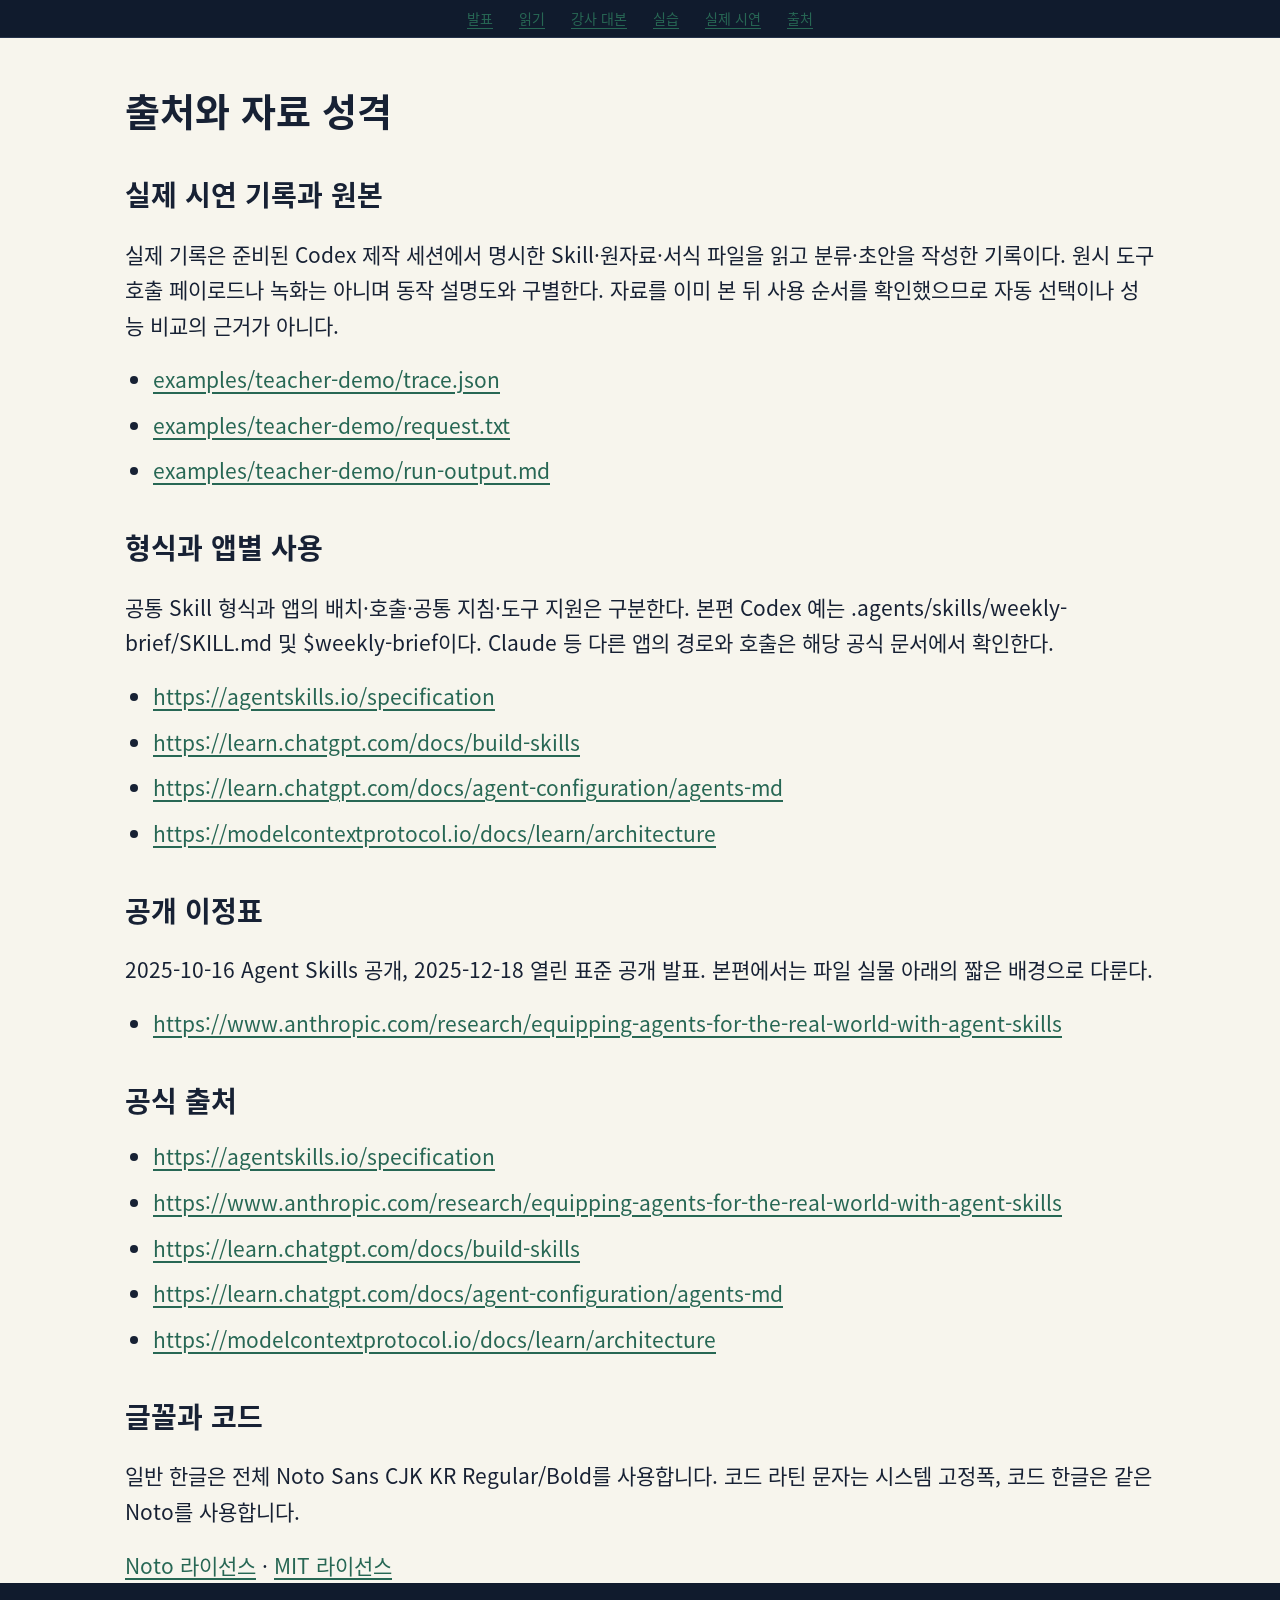
<file: sources.html>
<!doctype html><html lang="ko"><head><meta charset="utf-8"><meta name="viewport" content="width=device-width,initial-scale=1"><title>출처</title><link rel="stylesheet" href="lecture.css"></head><body class="reading"><nav class="site-nav"><a href="index.html">발표</a><a href="read.html">읽기</a><a href="notes.html">강사 대본</a><a href="supplement.html">실습</a><a href="teacher-demo.html">실제 시연</a><a href="sources.html">출처</a></nav><main class="document"><h1>출처와 자료 성격</h1><h2>실제 시연 기록과 원본</h2><p class="">실제 기록은 준비된 Codex 제작 세션에서 명시한 Skill·원자료·서식 파일을 읽고 분류·초안을 작성한 기록이다. 원시 도구 호출 페이로드나 녹화는 아니며 동작 설명도와 구별한다. 자료를 이미 본 뒤 사용 순서를 확인했으므로 자동 선택이나 성능 비교의 근거가 아니다.</p><ul><li><a href="examples/teacher-demo/trace.json">examples/teacher-demo/trace.json</a></li><li><a href="examples/teacher-demo/request.txt">examples/teacher-demo/request.txt</a></li><li><a href="examples/teacher-demo/run-output.md">examples/teacher-demo/run-output.md</a></li></ul><h2>형식과 앱별 사용</h2><p class="">공통 Skill 형식과 앱의 배치·호출·공통 지침·도구 지원은 구분한다. 본편 Codex 예는 .agents/skills/weekly-brief/SKILL.md 및 $weekly-brief이다. Claude 등 다른 앱의 경로와 호출은 해당 공식 문서에서 확인한다.</p><ul><li><a href="https://agentskills.io/specification">https://agentskills.io/specification</a></li><li><a href="https://learn.chatgpt.com/docs/build-skills">https://learn.chatgpt.com/docs/build-skills</a></li><li><a href="https://learn.chatgpt.com/docs/agent-configuration/agents-md">https://learn.chatgpt.com/docs/agent-configuration/agents-md</a></li><li><a href="https://modelcontextprotocol.io/docs/learn/architecture">https://modelcontextprotocol.io/docs/learn/architecture</a></li></ul><h2>공개 이정표</h2><p class="">2025-10-16 Agent Skills 공개, 2025-12-18 열린 표준 공개 발표. 본편에서는 파일 실물 아래의 짧은 배경으로 다룬다.</p><ul><li><a href="https://www.anthropic.com/research/equipping-agents-for-the-real-world-with-agent-skills">https://www.anthropic.com/research/equipping-agents-for-the-real-world-with-agent-skills</a></li></ul><h2>공식 출처</h2><ul><li><a href="https://agentskills.io/specification">https://agentskills.io/specification</a></li><li><a href="https://www.anthropic.com/research/equipping-agents-for-the-real-world-with-agent-skills">https://www.anthropic.com/research/equipping-agents-for-the-real-world-with-agent-skills</a></li><li><a href="https://learn.chatgpt.com/docs/build-skills">https://learn.chatgpt.com/docs/build-skills</a></li><li><a href="https://learn.chatgpt.com/docs/agent-configuration/agents-md">https://learn.chatgpt.com/docs/agent-configuration/agents-md</a></li><li><a href="https://modelcontextprotocol.io/docs/learn/architecture">https://modelcontextprotocol.io/docs/learn/architecture</a></li></ul><h2>글꼴과 코드</h2><p class="">일반 한글은 전체 Noto Sans CJK KR Regular/Bold를 사용합니다. 코드 라틴 문자는 시스템 고정폭, 코드 한글은 같은 Noto를 사용합니다.</p><p><a href="assets/NOTO-CJK-THIRD-PARTY-LICENSE.txt">Noto 라이선스</a> · <a href="LICENSE">MIT 라이선스</a></p></main></body></html>
</file>
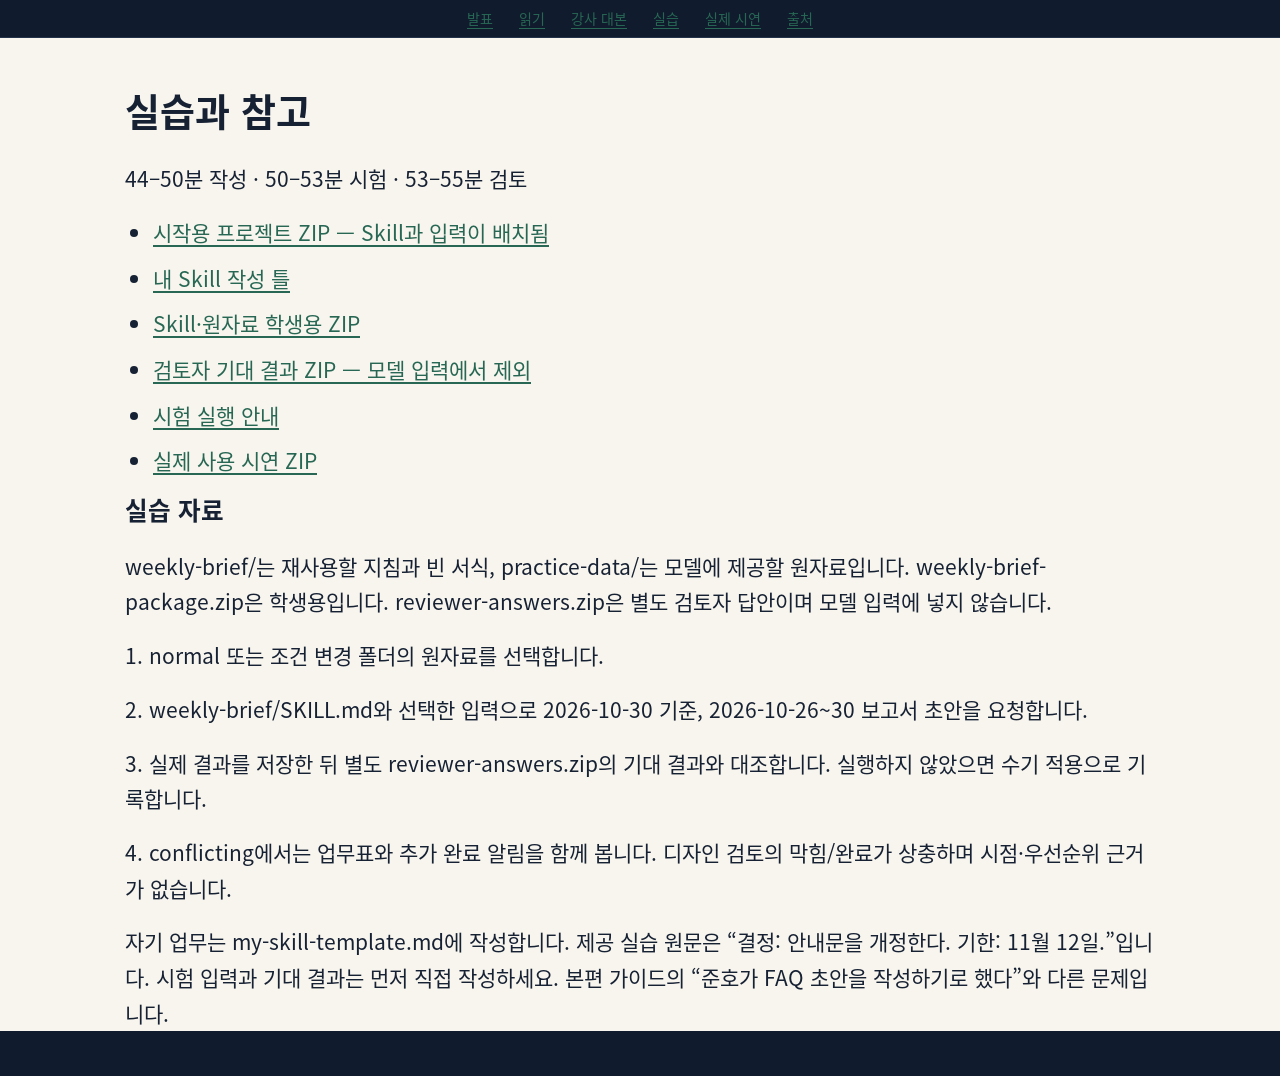
<file: supplement.html>
<!doctype html><html lang="ko"><head><meta charset="utf-8"><meta name="viewport" content="width=device-width,initial-scale=1"><title>실습 자료</title><link rel="stylesheet" href="lecture.css"></head><body class="reading"><nav class="site-nav"><a href="index.html">발표</a><a href="read.html">읽기</a><a href="notes.html">강사 대본</a><a href="supplement.html">실습</a><a href="teacher-demo.html">실제 시연</a><a href="sources.html">출처</a></nav><main class="document"><h1>실습과 참고</h1><p class="">44–50분 작성 · 50–53분 시험 · 53–55분 검토</p><ul><li><a href="examples/starter-project.zip">시작용 프로젝트 ZIP — Skill과 입력이 배치됨</a></li><li><a href="examples/my-skill-template.md">내 Skill 작성 틀</a></li><li><a href="examples/weekly-brief-package.zip">Skill·원자료 학생용 ZIP</a></li><li><a href="examples/reviewer-answers.zip">검토자 기대 결과 ZIP — 모델 입력에서 제외</a></li><li><a href="examples/README.md">시험 실행 안내</a></li><li><a href="examples/teacher-demo.zip">실제 사용 시연 ZIP</a></li></ul><h3>실습 자료</h3><p class="">weekly-brief/는 재사용할 지침과 빈 서식, practice-data/는 모델에 제공할 원자료입니다. weekly-brief-package.zip은 학생용입니다. reviewer-answers.zip은 별도 검토자 답안이며 모델 입력에 넣지 않습니다.</p><p class="">1. normal 또는 조건 변경 폴더의 원자료를 선택합니다.</p><p class="">2. weekly-brief/SKILL.md와 선택한 입력으로 2026-10-30 기준, 2026-10-26~30 보고서 초안을 요청합니다.</p><p class="">3. 실제 결과를 저장한 뒤 별도 reviewer-answers.zip의 기대 결과와 대조합니다. 실행하지 않았으면 수기 적용으로 기록합니다.</p><p class="">4. conflicting에서는 업무표와 추가 완료 알림을 함께 봅니다. 디자인 검토의 막힘/완료가 상충하며 시점·우선순위 근거가 없습니다.</p><p class="">자기 업무는 my-skill-template.md에 작성합니다. 제공 실습 원문은 “결정: 안내문을 개정한다. 기한: 11월 12일.”입니다. 시험 입력과 기대 결과는 먼저 직접 작성하세요. 본편 가이드의 “준호가 FAQ 초안을 작성하기로 했다”와 다른 문제입니다.</p></main></body></html>
</file>
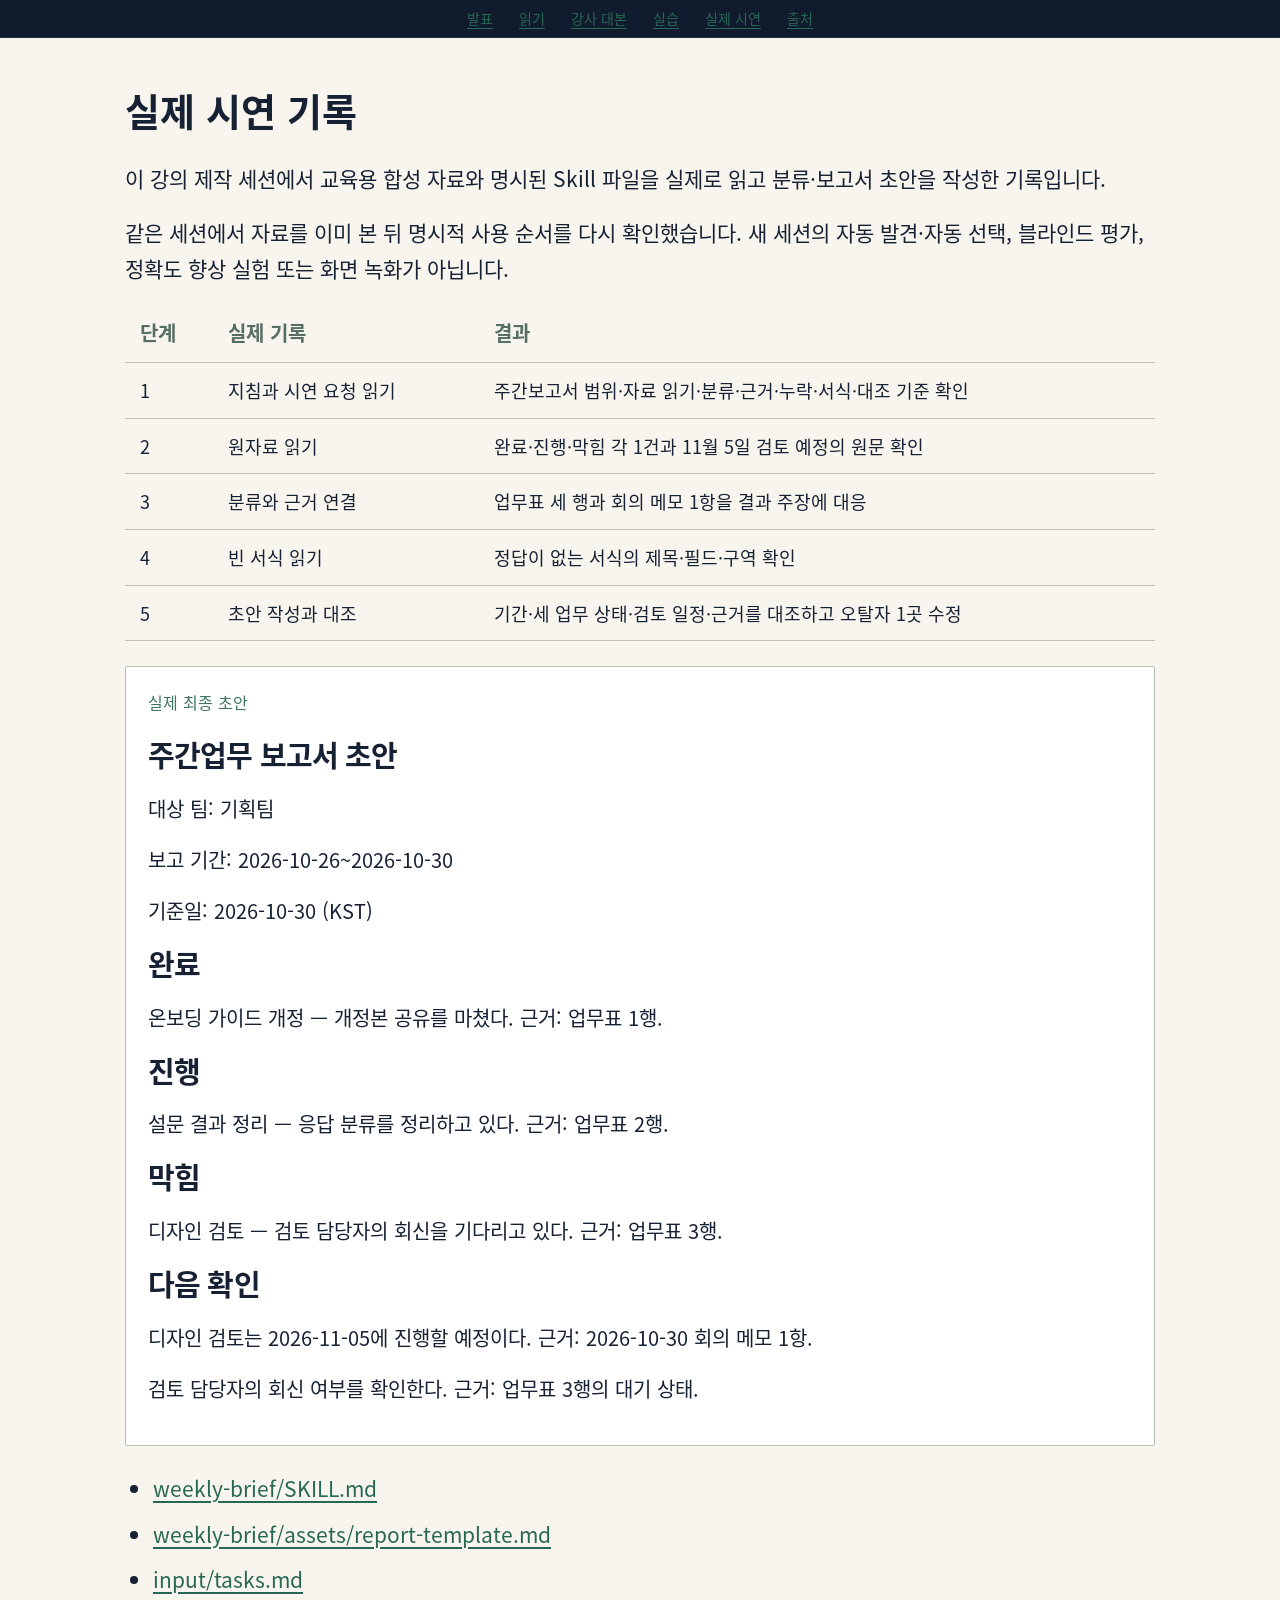
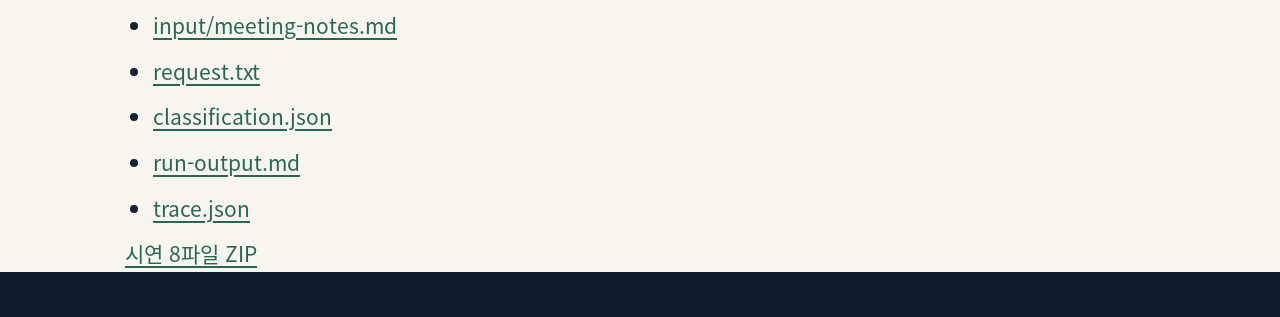
<file: teacher-demo.html>
<!doctype html><html lang="ko"><head><meta charset="utf-8"><meta name="viewport" content="width=device-width,initial-scale=1"><title>실제 시연 기록</title><link rel="stylesheet" href="lecture.css"></head><body class="reading"><nav class="site-nav"><a href="index.html">발표</a><a href="read.html">읽기</a><a href="notes.html">강사 대본</a><a href="supplement.html">실습</a><a href="teacher-demo.html">실제 시연</a><a href="sources.html">출처</a></nav><main class="document"><h1>실제 시연 기록</h1><p class="">이 강의 제작 세션에서 교육용 합성 자료와 명시된 Skill 파일을 실제로 읽고 분류·보고서 초안을 작성한 기록입니다.</p><p class="">같은 세션에서 자료를 이미 본 뒤 명시적 사용 순서를 다시 확인했습니다. 새 세션의 자동 발견·자동 선택, 블라인드 평가, 정확도 향상 실험 또는 화면 녹화가 아닙니다.</p><table><thead><tr><th>단계</th><th>실제 기록</th><th>결과</th></tr></thead><tbody><tr><td>1</td><td>지침과 시연 요청 읽기</td><td>주간보고서 범위·자료 읽기·분류·근거·누락·서식·대조 기준 확인</td></tr><tr><td>2</td><td>원자료 읽기</td><td>완료·진행·막힘 각 1건과 11월 5일 검토 예정의 원문 확인</td></tr><tr><td>3</td><td>분류와 근거 연결</td><td>업무표 세 행과 회의 메모 1항을 결과 주장에 대응</td></tr><tr><td>4</td><td>빈 서식 읽기</td><td>정답이 없는 서식의 제목·필드·구역 확인</td></tr><tr><td>5</td><td>초안 작성과 대조</td><td>기간·세 업무 상태·검토 일정·근거를 대조하고 오탈자 1곳 수정</td></tr></tbody></table><section class="paper "><div class="paper-label">실제 최종 초안</div><h3>주간업무 보고서 초안</h3><p class="">대상 팀: 기획팀</p><p class="">보고 기간: 2026-10-26~2026-10-30</p><p class="">기준일: 2026-10-30 (KST)</p><h3>완료</h3><p class="">온보딩 가이드 개정 — 개정본 공유를 마쳤다. 근거: 업무표 1행.</p><h3>진행</h3><p class="">설문 결과 정리 — 응답 분류를 정리하고 있다. 근거: 업무표 2행.</p><h3>막힘</h3><p class="">디자인 검토 — 검토 담당자의 회신을 기다리고 있다. 근거: 업무표 3행.</p><h3>다음 확인</h3><p class="">디자인 검토는 2026-11-05에 진행할 예정이다. 근거: 2026-10-30 회의 메모 1항.</p><p class="">검토 담당자의 회신 여부를 확인한다. 근거: 업무표 3행의 대기 상태.</p></section><ul><li><a href="examples/teacher-demo/weekly-brief/SKILL.md">weekly-brief/SKILL.md</a></li><li><a href="examples/teacher-demo/weekly-brief/assets/report-template.md">weekly-brief/assets/report-template.md</a></li><li><a href="examples/teacher-demo/input/tasks.md">input/tasks.md</a></li><li><a href="examples/teacher-demo/input/meeting-notes.md">input/meeting-notes.md</a></li><li><a href="examples/teacher-demo/request.txt">request.txt</a></li><li><a href="examples/teacher-demo/classification.json">classification.json</a></li><li><a href="examples/teacher-demo/run-output.md">run-output.md</a></li><li><a href="examples/teacher-demo/trace.json">trace.json</a></li></ul><a href="examples/teacher-demo.zip">시연 8파일 ZIP</a></main></body></html>
</file>
<file: lecture.css>
@font-face{font-family:LectureKR;src:url('assets/NotoSansKR-Regular.woff2') format('woff2');font-weight:400;font-display:swap}@font-face{font-family:LectureKR;src:url('assets/NotoSansKR-Bold.woff2') format('woff2');font-weight:700;font-display:swap}:root{--ink:#101b2d;--paper:#f3efdf;--paperink:#172134;--muted:#a8b5c7;--coral:#f29984;--mint:#a7d8ca;--line:#40516a}*{box-sizing:border-box}html,body{margin:0;font-family:LectureKR,sans-serif;line-height:1.5;background:var(--ink);color:var(--paper)}h1,h2,h3,p,blockquote{margin:0}a{color:var(--mint);text-underline-offset:4px}button,select{font:inherit}button{cursor:pointer}button:focus-visible,summary:focus-visible,a:focus-visible,select:focus-visible{outline:3px solid var(--coral);outline-offset:4px}.site-nav{height:38px;display:flex;align-items:center;justify-content:center;gap:26px;font-size:14px;background:#0c1626;border-bottom:1px solid #25334a}.site-nav a{color:var(--muted)}.presentation.enhanced{height:100vh;overflow:hidden}#deck{position:relative;margin:auto}.presentation.enhanced .scene{display:none;position:absolute;inset:0;width:1600px;height:900px;transform-origin:top left;background:var(--ink);overflow:hidden}.presentation.enhanced .scene.active{display:block}.scene-meta{position:absolute;top:34px;left:80px;right:80px;display:flex;justify-content:space-between;font-size:18px;letter-spacing:.03em;color:var(--muted)}.scene-meta>span:first-child{color:var(--mint)}.scene-title{position:absolute;left:80px;right:80px;top:94px;font-size:66px;font-weight:700;line-height:1.24;letter-spacing:-.05em;word-break:keep-all}.screen-caption{position:absolute;left:80px;right:80px;top:264px;font-size:19px;color:var(--muted)}.canvas{position:absolute;left:80px;right:80px;top:318px;bottom:58px;font-size:27px;line-height:1.5}.compact-title .scene-title{font-size:46px;top:94px;letter-spacing:-.035em}.compact-title .screen-caption{top:166px}.compact-title .canvas{top:216px}.paper{background:var(--paper);color:var(--paperink);padding:26px 32px;border-radius:2px;box-shadow:0 12px 32px #0001;min-width:0}.paper-label{font-size:19px;letter-spacing:.02em;color:#5d6d68;margin-bottom:20px}.paper h3{font-size:29px;line-height:1.3;margin:14px 0 10px;letter-spacing:-.03em}.paper p{font-size:27px;line-height:1.45;margin:8px 0;word-break:keep-all}.paper em{font-style:normal;color:#a6503f;margin-left:24px}.paper .tag{color:#5d766a}.tag,.label{display:block;font-size:19px;letter-spacing:.025em;color:var(--mint);margin-bottom:16px}.near-caption{font-size:21px!important;line-height:1.5!important;color:var(--muted);margin-top:22px!important}.paper .near-caption{color:#626e6b}.micro-note{font-size:17px!important;color:var(--muted);margin-top:14px!important;line-height:1.45!important}.quote{font-size:34px!important;line-height:1.45!important;letter-spacing:-.03em}.rule{border-left:3px solid var(--mint);padding:10px 0 10px 20px;margin-top:26px}.rule p{font-size:26px;line-height:1.45}.paper .rule{border-color:#578777}.mint{color:var(--mint)}pre,code{font-family:ui-monospace,'DejaVu Sans Mono',LectureKR,monospace}pre{white-space:pre-wrap;overflow-wrap:anywhere;font-size:24px;line-height:1.4;margin:0}table{border-collapse:collapse;width:100%;font-size:25px}th,td{text-align:left;padding:12px 15px;border-bottom:1px solid #bfc3b7;vertical-align:top}th{font-size:20px;color:#566e64}ul,ol{margin:10px 0;padding-left:28px}li{margin:10px 0}.controls{height:58px;display:flex;gap:14px;justify-content:center;align-items:center;background:#0c1626;border-top:1px solid #25334a;font-size:14px}.controls button,.controls select{background:var(--ink);color:var(--paper);border:1px solid var(--line);padding:7px 12px;border-radius:2px}.controls select{max-width:390px}.controls>span{color:var(--muted);font-size:13px}.controls button:disabled{opacity:.4}.controls a{font-size:14px}.state-nav{display:flex;gap:12px;margin-top:24px;align-items:center}.state-nav button{font-size:18px;padding:10px 16px;color:var(--muted);background:transparent;border:1px solid #60718a;border-radius:2px}.state-nav button[aria-pressed=true]{color:var(--ink);background:var(--mint);border-color:var(--mint)}.state-pane{display:none}.state-pane.selected{display:block}.answer{background:#17263c;border:1px solid #61748e;font-size:25px;margin-top:22px;border-radius:2px}.answer summary{padding:14px 20px;cursor:pointer}.answer summary>span{font-size:18px;color:var(--mint);margin-left:14px}.answer>div{padding:4px 20px 16px;font-size:24px}.answer p{margin:10px 0}.answer-text{color:var(--mint)}.question-only,.question-line{font-size:28px;margin-top:26px;padding-top:18px;border-top:1px solid var(--line);color:var(--paper)}.question-only small{display:block;color:var(--muted);font-size:18px;margin-top:8px}.notice{text-align:center;padding:20px}.scene--opening .scene-title{top:150px;width:790px;font-size:102px;line-height:1.25;letter-spacing:-.065em}.scene--opening .screen-caption{top:465px;width:740px;font-size:27px;color:var(--mint)}.scene--opening .canvas{top:130px;left:925px;right:80px;bottom:80px}.hero-visual>.paper{min-height:505px;padding:35px}.hero-visual .paper-label{margin-bottom:32px}.hero-visual .paper p{font-size:30px;line-height:1.6;margin-bottom:20px}.hero-visual .paper p:first-child{font-size:22px;color:#63746a}.hero-visual .rule p{font-size:26px}.hero-takeaway{font-size:22px;margin-top:24px;color:var(--mint)}.request-visual{display:grid;grid-template-columns:480px 1fr;gap:50px}.request-visual blockquote{font-size:31px;line-height:1.6;word-break:keep-all;color:#d2d9df;border-left:3px solid var(--coral);padding-left:22px}.source-stack{display:grid;gap:20px}.source-stack .paper{padding:20px 26px}.request-visual .paper h3{display:none}.request-visual .paper p{font-size:20px;margin:5px 0}.request-visual .paper:first-child p:nth-of-type(3){display:none}.request-visual table{font-size:23px;margin-top:12px}.request-visual td,.request-visual th{padding:9px 10px}.action-flow{display:grid;grid-template-columns:310px 110px 570px 1fr;gap:25px;align-items:center;min-height:380px}.action-actor h3{font-size:35px;line-height:1.4;letter-spacing:-.04em}.term{font-size:21px;line-height:1.5;color:var(--coral);border-left:3px solid var(--coral);padding-left:16px;margin-top:36px}.verb{font-size:20px;color:var(--mint);text-align:center}.action-flow .paper{min-height:330px}.action-flow .paper.pending{background:#17263c;border:1px dashed #6b7c93;box-shadow:none;color:var(--paper)}.pending .paper-label,.pending .near-caption{color:var(--muted)}.subject{font-size:40px!important;font-weight:700}.status{font-size:33px!important;color:#a6503f}.next-action p{font-size:29px;line-height:1.5}.two-docs{display:grid;grid-template-columns:610px 160px 670px;gap:0;align-items:stretch}.between{align-self:center;text-align:center;color:var(--mint);font-size:44px}.evidence-row+.evidence-row{border-top:1px solid #c2c6b9;padding-top:24px;margin-top:24px}.evidence-row .tag{font-size:20px}.evidence-row p{font-size:29px!important;line-height:1.45!important}.fact-method{display:grid;grid-template-columns:1fr 1.2fr;gap:100px}.facts p{font-size:36px;line-height:1.5;color:var(--coral);margin:30px 0}.methods p{font-size:32px;line-height:1.5;margin:24px 0;padding-left:22px;border-left:2px solid var(--mint)}.method-transform{height:520px;position:relative}.method-fact{position:absolute;left:0;top:40px;width:620px}.bad-example{margin-top:38px;border-top:1px solid var(--line);padding-top:22px}.bad-example p{font-size:29px;color:var(--coral);text-decoration:line-through;text-decoration-thickness:1px}.bad-example .tag{font-size:18px;color:var(--muted)}.skill-destination{position:absolute;left:750px;top:0;width:690px;height:520px}.skill-destination .tag{margin-top:10px}.skill-destination pre{font-size:23px;line-height:1.55}.destination-slot{position:absolute;left:32px;right:32px;bottom:40px;height:132px;border-bottom:1px dashed #9ba89b}.moving-method{position:absolute;left:0;top:365px;width:640px;border-left:3px solid var(--mint);padding-left:22px;transition:left .5s ease,top .5s ease,color .3s}.moving-method .tag{font-size:18px;margin-bottom:8px}.moving-method p{font-size:34px;line-height:1.45}.method-transform[data-transform="1"] .moving-method{left:782px;top:345px;color:var(--paperink);border-color:#578777}.method-transform[data-transform="1"] .moving-method .tag{color:#5c7569}.file-spread{display:grid;grid-template-columns:1fr 1fr;gap:28px}.file-spread .paper{padding:20px 24px}.file-spread pre{font-size:22px;line-height:1.34}.file-spread p{font-size:21px;line-height:1.35;margin:6px 0;word-break:normal}.file-spread h3{font-size:23px;margin:12px 0 6px}.file-spread .paper-label{margin-bottom:14px}.folder-caption{font-size:18px;white-space:pre-line;color:var(--muted);margin-top:14px}.scene--skill-file .folder-caption{white-space:normal}.file-history{display:grid;grid-template-columns:600px 1fr;gap:110px;align-items:center}.format-name{font-size:78px;font-weight:700;letter-spacing:-.05em;padding:24px 0 42px}.file-line{font-size:27px!important;padding:16px 0;border-top:1px solid #bdc4b7}.history-notes>div{padding:25px 0;border-top:1px solid var(--line)}.history-notes h3{font-size:31px;line-height:1.4}.history-notes .tag{color:var(--coral);font-size:25px}.metadata-match{display:grid;grid-template-columns:1fr 1.3fr;gap:70px;align-items:center}.request-fragment blockquote{font-size:44px;line-height:1.5;letter-spacing:-.04em}.metadata-match pre{font-size:27px;line-height:1.6}.metadata-match .paper{padding:35px}.judgment-closeup{display:grid;grid-template-columns:1.2fr 1fr;gap:80px}.numbered-rules p{font-size:29px;line-height:1.5;padding:22px 0;border-bottom:1px solid var(--line)}.judgment-closeup aside{border-left:2px solid var(--mint);padding-left:32px}.word-change{margin-top:35px;color:var(--muted);font-size:25px}.word-change>span{display:block;color:var(--coral);font-size:32px;margin:10px 0}.template-link{display:grid;grid-template-columns:1fr 1fr;gap:80px}.template-link>div:first-child{padding-top:30px}.down-label{margin:35px 0;font-size:26px;color:var(--mint)}.blank-template{columns:2;column-gap:35px}.blank-template .paper-label{column-span:all;font-size:17px;overflow-wrap:anywhere}.blank-template h3{font-size:23px;break-after:avoid}.blank-template p{font-size:22px;line-height:1.45;break-inside:avoid}.folder-layout{display:grid;grid-template-columns:620px 1fr;gap:100px}.folder-layout pre{font-size:27px;line-height:1.45}.placement-actions>div{display:flex;gap:25px;padding:30px 0;border-bottom:1px solid var(--line);align-items:start}.placement-actions>div>span{font-size:40px;color:var(--coral);line-height:1}.placement-actions p{font-size:30px;line-height:1.5}.placement-actions .near-caption{font-size:23px!important}.prompt-composer{display:grid;grid-template-columns:1.4fr 1fr;gap:80px;align-items:center;min-height:365px}.prompt-composer .paper{min-height:330px}.prompt-composer pre{font-size:29px;line-height:1.65}.caret{display:block;width:15px;height:32px;background:#53806f;margin-top:15px}.prompt-meaning .quote{font-size:36px!important}.review-result{display:grid;grid-template-columns:550px 1fr;gap:70px}.review-path>div{padding:17px 0;border-bottom:1px solid var(--line)}.verb-line{font-size:24px;color:var(--mint);margin-bottom:8px}.review-path pre{font-size:20px;color:var(--muted)}.review-path h3{font-size:27px;margin:24px 0 15px}.review-path .lines p{font-size:24px;margin:12px 0}.full-report{padding:20px 30px}.full-report h3{font-size:23px;margin:14px 0 5px}.full-report h3:first-of-type{display:none}.full-report p{font-size:22px;line-height:1.4;margin:5px 0;word-break:normal}.full-report>p:nth-of-type(-n+3){display:inline;font-size:19px;margin-right:20px}.full-report>p:nth-of-type(3):after{content:'';display:block;height:10px}.project-scope{border:1px solid #61718b;padding:26px 40px;position:relative;min-height:410px}.project-rule{text-align:center}.project-rule h3{font-size:35px;letter-spacing:-.025em}.branch-lines{height:75px;display:flex;justify-content:space-around;padding:25px 150px 0}.branch-lines i{width:30%;border-top:2px solid var(--mint);border-left:2px solid var(--mint);height:40px}.project-documents{display:flex;gap:60px;justify-content:space-between}.project-document{flex:1;border-top:2px solid var(--paper);padding-top:14px}.project-document h3{font-size:25px}.date-value{font-size:33px;margin-top:14px;color:var(--coral)}.normalized .date-value{color:var(--mint)}.task-only{display:flex;gap:22px;align-items:center;margin-top:28px;font-size:21px}.task-only .tag{font-size:17px;color:var(--coral);margin:0}.scope-placement{display:grid;grid-template-columns:540px 1fr;gap:80px}.scope-placement pre{font-size:25px;line-height:1.6}.scope-rules>div{padding:24px 30px;border-left:2px solid var(--mint)}.scope-rules .common-bracket{border-top:1px solid var(--line);border-bottom:1px solid var(--line)}.scope-rules h3{font-size:26px}.scope-rules p{font-size:30px;margin-top:16px}.task-bracket{margin-top:30px;border-color:var(--coral)!important}.task-bracket .tag{color:var(--coral)}.placement-lines>div{display:grid;grid-template-columns:400px 1fr;gap:50px;padding:26px 0;border-top:1px solid var(--line)}.placement-lines .tag{font-size:26px}.placement-lines p{font-size:31px}.source-move{display:grid;grid-template-columns:350px 300px 190px 1fr;gap:40px;align-items:center;min-height:360px}.fixed-method{border-left:2px solid var(--mint);padding-left:20px}.fixed-method .quote{font-size:29px!important}.acting-app{padding:30px 0;border-top:2px solid var(--mint);border-bottom:1px solid var(--line)}.acting-app h3{font-size:40px}.acting-app p{font-size:23px;color:var(--muted);margin-top:20px}.connection-edge{font-size:24px;color:var(--mint);text-align:center}.connection-edge.broken{color:var(--coral);border-bottom:2px dashed var(--coral);padding-bottom:15px}.data-place .quote{font-size:37px!important}.mcp-route{display:grid;grid-template-columns:280px 240px 260px 180px 320px;gap:35px;align-items:center;padding-top:60px}.mcp-node{padding:24px 0;border-top:2px solid var(--mint)}.mcp-node h3{font-size:38px;line-height:1.4}.mcp-node p{font-size:24px;color:var(--muted);margin-top:18px}.protocol{text-align:center}.protocol strong{font-size:38px;font-weight:400;color:var(--mint)}.protocol p{font-size:22px;margin-top:5px}.protocol>span{display:block;font-size:25px;margin-top:22px;line-height:2}.service-arrow{font-size:24px;line-height:2;color:var(--mint);text-align:center}.mcp-foundation{display:grid;grid-template-columns:1.3fr 1fr;gap:24px 70px;margin-top:70px;border-top:1px solid var(--line);padding-top:25px}.mcp-foundation .rule{margin:0}.mcp-foundation>p{font-size:25px}.mcp-foundation .near-caption{grid-column:2;margin:0!important;font-size:21px!important}.whole-map{display:grid;grid-template-columns:380px 140px 350px 1fr;gap:35px;align-items:center}.map-guidance>div{padding:24px;border-left:2px solid var(--mint);margin:20px 0}.map-guidance p{font-size:28px}.map-arrow{font-size:22px;color:var(--mint)}.map-app{border-top:2px solid var(--mint);padding-top:30px}.map-app h3{font-size:38px}.map-app p{font-size:27px;margin:25px 0}.map-io>div{padding:16px 0}.map-io p{font-size:23px;color:var(--muted)}.roundtrip{font-size:30px;line-height:1.7;border-bottom:1px solid var(--line)}.map-output{font-size:33px;color:var(--mint)}.missing-pair{display:grid;grid-template-columns:610px 160px 670px;gap:0;align-items:stretch}.missing-pair .paper{padding:23px 28px}.missing-pair .source-stack .paper-label{font-size:18px}.missing-pair .source-stack h3{font-size:35px}.missing-pair .source-stack p{font-size:28px;line-height:1.45}.missing-pair .excluded{background:#17243a;border:1px dashed #63738a;box-shadow:none;color:#c3cedd}.missing-pair .excluded .paper-label{color:var(--coral)}.evidence-bridges{display:flex;flex-direction:column;justify-content:space-around}.evidence-bridges>span{height:1px;background:var(--mint)}.evidence-bridges .broken{background:none;border-top:1px dashed #a77e72}.replaced p{color:#a35340}.scene--missing-reveal .rule{font-size:22px;margin-top:22px}.scene--missing-reveal .rule p{font-size:24px}.conflict-inputs{display:grid;grid-template-columns:1fr 1fr;gap:70px}.conflict-inputs .paper{min-height:220px}.conflict-inputs .quote{font-size:32px!important}.scene--conflict .question-line{display:none}.boundary-request{display:grid;grid-template-columns:1fr 1fr;gap:100px}.boundary-request blockquote{font-size:43px;line-height:1.5;letter-spacing:-.035em;color:var(--paper)}.boundary-match{border-left:3px solid var(--mint);padding-left:28px}.boundary-match .quote{font-size:35px!important}.wrong-format{margin-top:40px;border-top:1px solid var(--line);padding-top:24px}.format-labels{display:flex;gap:50px;color:var(--muted)}.format-labels p{text-decoration:line-through;text-decoration-color:var(--coral);font-size:28px}.denied-layout{display:grid;grid-template-columns:1fr 1fr;gap:90px}.denied-layout blockquote{font-size:42px;line-height:1.5;color:var(--coral)}.struck{font-size:31px;color:var(--muted);text-decoration:line-through;margin-top:40px}.denied-layout .quote{font-size:32px!important}.transfer-table{display:grid;grid-template-columns:1fr 1fr;gap:80px;align-items:start}.transfer-table>.paper{min-height:230px}.transfer-table table{font-size:30px}.transfer-table th{color:var(--mint)}.transfer-table td{border-color:var(--line);padding:18px 12px}.transfer-draft{display:grid;grid-template-columns:500px 1fr;gap:70px}.transfer-connection{padding:30px 0;border-top:1px solid var(--line)}.transfer-connection p{font-size:29px;line-height:1.5}.transfer-connection>span{display:block;color:var(--muted);font-size:19px;margin:20px 0}.transfer-draft pre{font-size:23px;line-height:1.4}.workshop{display:grid;grid-template-columns:520px 1fr;gap:85px}.workshop-clock>strong,.review-clock>strong{font-size:150px;line-height:1;color:var(--coral);font-weight:400;letter-spacing:-.06em}.workshop-clock>span,.review-clock>span{font-size:27px;margin-left:24px;color:var(--mint)}.workshop-clock>.quote{font-size:32px!important;margin:28px 0}.workshop-clock>.tag{margin-top:28px}.workshop-clock>.practice-input{font-size:25px;color:var(--paper);border-left:2px solid var(--mint);padding-left:16px;margin-top:22px}.workshop-clock>a{font-size:22px;display:inline-block;margin-top:24px}.workshop pre{font-size:24px;line-height:1.5}.workshop-clock ol{font-size:24px;line-height:1.5;margin-top:30px}.workshop-clock li{margin:15px 0}.scene--workshop-test .workshop{grid-template-columns:650px 1fr}.scene--workshop-test .paper pre{line-height:3;font-size:27px}.workshop-review{display:grid;grid-template-columns:400px 1fr;gap:90px}.review-clock{padding-top:40px}.review-instruction>.quote{font-size:36px!important}.pair-timing{margin-top:35px}.pair-timing>div{padding:15px 0;border-top:1px solid var(--line);font-size:27px}.qa-layout{display:grid;grid-template-columns:1fr 1fr;gap:90px}.qa-input>div{display:flex;gap:30px;padding:24px 0;border-top:1px solid var(--line)}.qa-input span{font-size:24px;color:var(--coral)}.qa-input p{font-size:36px}.qa-directions>div{margin-bottom:25px}.qa-directions p{font-size:28px}.qa-directions span{font-size:23px;color:var(--mint)}.closing-artifact{font-size:32px;color:var(--mint);margin-top:50px;border-top:1px solid var(--line);padding-top:25px}
/* Reading and speaker manuscript are documents, not shrunken slide canvases. */
.reading{--coral:#a4513f;--mint:#39715e;background:#f7f5ed;color:#172134}.reading .site-nav{background:#101b2d}.reading a{color:#276754}.reading-intro,.document{max-width:1120px;margin:45px auto;padding:0 45px;font-size:21px;line-height:1.7}.reading-intro h1,.document h1{font-size:38px;line-height:1.4;margin:25px 0}.reading-intro p{margin:12px 0}.reading-scene{max-width:1120px;margin:60px auto;padding:35px 45px;border-top:1px solid #adb9ae}.reading .scene{position:relative;width:auto;height:auto;color:#172134}.reading .scene-meta,.reading .scene-title,.reading .screen-caption,.reading .canvas{position:static;width:auto;height:auto;inset:auto}.reading .scene-meta{font-size:15px;color:#53635b}.reading .scene-meta>span:first-child{color:#336b5c}.reading .scene-title{font-size:32px;line-height:1.45;letter-spacing:-.025em;margin:22px 0}.reading .screen-caption{font-size:17px;color:#596c60;margin:15px 0 30px}.reading .canvas{font-size:20px}.reading .paper{background:#fff;border:1px solid #b6c2b7;box-shadow:none;padding:22px}.reading .paper-label,.reading .tag,.reading .label{color:#3f7464;font-size:16px}.reading .canvas p,.reading .canvas .quote,.reading .paper p{font-size:20px!important;line-height:1.65!important}.reading .canvas h3{font-size:23px}.reading .canvas pre{font-size:18px;line-height:1.6}.reading .near-caption,.reading .micro-note{color:#5b6c62}.reading .states .state-pane{display:block;margin:25px 0;padding:24px 0;border-top:1px solid #c4cec3}.reading .state-nav{display:none}.reading .scene--opening .hero-visual>.paper{min-height:0}.reading .hero-takeaway,.reading .mint,.reading .verb,.reading .next-action,.reading .down-label,.reading .question-line,.reading .closing-artifact{color:#3d7263}.reading .hero-visual{max-width:800px}.reading .action-flow{grid-template-columns:1fr;gap:20px;min-height:0}.reading .action-flow .paper{min-height:0}.reading .action-flow .pending{background:#eaf0ed;color:#172134}.reading .action-flow .pending .paper-label{color:#3d7263}.reading .two-docs,.reading .missing-pair{grid-template-columns:1fr 60px 1fr}.reading .missing-pair .excluded{background:#edf0ee;color:#43584f}.reading .fact-method,.reading .file-history,.reading .metadata-match,.reading .judgment-closeup,.reading .template-link,.reading .folder-layout,.reading .review-result,.reading .scope-placement,.reading .transfer-draft,.reading .workshop,.reading .scene--workshop-test .workshop,.reading .workshop-review,.reading .qa-layout{grid-template-columns:1fr 1fr;gap:35px}.reading .fact-method .facts p{color:#a4513f}.reading .file-spread{grid-template-columns:1fr 1fr}.reading .file-spread p,.reading .file-spread pre{font-size:17px!important}.reading .method-transform{height:auto;display:grid;grid-template-columns:1fr 1fr;gap:30px}.reading .method-fact,.reading .skill-destination,.reading .moving-method{position:static;width:auto;height:auto}.reading .moving-method{grid-column:1/-1;color:#172134!important}.reading .destination-slot{display:none}.reading .skill-destination{padding:20px}.reading .format-name{font-size:50px;padding:15px 0}.reading .source-move,.reading .mcp-route,.reading .whole-map{display:flex;flex-direction:column;gap:24px;align-items:stretch;padding:0}.reading .mcp-foundation{display:block;margin-top:30px}.reading .mcp-foundation>p{margin:15px 0}.reading .map-arrow,.reading .protocol,.reading .connection-edge,.reading .service-arrow,.reading .roundtrip{color:#39715e}.reading .mcp-node,.reading .acting-app,.reading .map-app{padding:20px}.reading .project-scope{min-height:0}.reading .date-value,.reading .normalized .date-value{color:#3a705e}.reading .mixed .date-value{color:#a4513f}.reading .project-documents{gap:20px}.reading .task-only{display:block}.reading .project-document>h3{font-size:20px}.reading .branch-lines{padding-left:60px;padding-right:60px}.reading .placement-lines>div{grid-template-columns:260px 1fr;gap:30px}.reading .prompt-composer{grid-template-columns:1fr;min-height:0;gap:20px}.reading .prompt-composer .paper{min-height:0}.reading .question-only{color:#172134;font-size:20px}.reading .answer{background:#edf2ee;border-color:#9fafaa;font-size:20px}.reading .answer>div{font-size:19px}.reading .answer summary span{color:#326e5a}.reading .answer-text{color:#326e5a}.reading .canvas .question-line{font-size:21px}.reading .wrong-format .format-labels{color:#606c67}.reading .workshop-clock strong,.reading .review-clock strong{font-size:90px;color:#a4513f}.reading .workshop-clock>span,.reading .review-clock>span{color:#396c5b}.reading .workshop-clock .practice-input{color:#172134}.reading .workshop-clock>ol{font-size:20px}.reading .scene--workshop-test .workshop pre{line-height:2.6}.reading .qa-directions span{color:#396c5b}.reader-copy,.speaker-copy{font-size:21px;line-height:1.8;margin-top:35px}.reader-copy h3,.speaker-copy h3{font-size:21px;margin:30px 0 14px;color:#326653}.reader-copy p,.speaker-copy p{margin:15px 0}.speaker-copy{border-left:3px solid #7f9e92;padding-left:24px}.time-budget{font-size:15px!important;color:#68776e}.references{font-size:16px;margin-top:25px}.references a{margin-right:18px}.document h2{font-size:28px;margin:35px 0 15px}.document p{margin:18px 0}.document table{font-size:18px}.document .paper{margin:25px 0}.document li{overflow-wrap:anywhere}.reading .notice{color:#172134}
@media(max-width:700px){.site-nav{height:auto;min-height:45px;flex-wrap:wrap;gap:10px 18px;padding:10px;font-size:13px}.reading-intro,.document{padding:0 20px;margin:25px auto;font-size:18px}.reading-intro h1,.document h1{font-size:28px}.reading-scene{padding:24px 20px;margin:30px auto}.reading .scene-title{font-size:28px;word-break:keep-all}.reading .scene-meta{font-size:13px;gap:18px}.reading .canvas p,.reading .canvas .quote,.reading .paper p{font-size:18px!important}.reading .canvas pre{font-size:16px}.reading .two-docs,.reading .missing-pair,.reading .fact-method,.reading .file-history,.reading .metadata-match,.reading .judgment-closeup,.reading .template-link,.reading .folder-layout,.reading .review-result,.reading .scope-placement,.reading .transfer-draft,.reading .workshop,.reading .scene--workshop-test .workshop,.reading .workshop-review,.reading .qa-layout,.reading .request-visual,.reading .transfer-table,.reading .boundary-request,.reading .denied-layout,.reading .conflict-inputs,.reading .file-spread,.reading .method-transform{grid-template-columns:1fr;gap:22px}.reading .request-visual blockquote,.reading .boundary-request blockquote{font-size:25px;line-height:1.6}.reading .between{transform:rotate(90deg);font-size:32px}.reading .evidence-bridges{height:18px}.reading .evidence-bridges>span{display:none}.reading .paper{padding:18px}.reading .blank-template{columns:1}.reading .project-documents{flex-direction:column}.reading .project-scope{padding:20px}.reading .branch-lines{display:none}.reading .project-document{margin-top:22px}.reading .task-only{margin-top:20px}.reading .placement-lines>div{grid-template-columns:1fr;gap:10px}.reading .placement-lines .tag{font-size:20px}.reading .format-labels{flex-wrap:wrap;gap:15px 25px}.reading .answer{font-size:18px}.reading .answer summary span{display:block;font-size:16px;margin:8px 0 0}.reading .answer>div{font-size:18px}.reading .reader-copy,.reading .speaker-copy{font-size:18px;line-height:1.8}.reading .speaker-copy{padding-left:16px}.reading table{font-size:17px!important}.reading th,.reading td{padding:10px 8px;overflow-wrap:anywhere}.reading .full-report p{display:block!important}.reading .full-report p:after{display:none}.reading .mcp-node h3{font-size:28px}.reading .qa-input>div{gap:20px}.reading .canvas .state-pane{padding:20px 0}.reading .tag,.reading .paper-label{font-size:15px}.reading .source-stack .paper{padding:16px}.reading .judgment-closeup aside{padding-left:20px}.reading .workshop-clock li{font-size:18px}.reading .canvas .folder-caption{white-space:pre-wrap;font-size:15px!important}}
@media(prefers-reduced-motion:reduce){*{animation:none!important;transition:none!important;scroll-behavior:auto!important}}
@media print{html,body,.reading,.scene,.paper{background:#fff!important;color:#000!important}.site-nav,.controls,.state-nav,.notice{display:none!important}.reading-intro{padding:10mm;margin:0}.reading-scene{max-width:none;margin:0;padding:10mm;border:0;break-before:page}.scene,.canvas,.scene-meta,.scene-title,.screen-caption{position:static!important;inset:auto!important;transform:none!important;width:auto!important;height:auto!important;overflow:visible!important}.presentation.enhanced{height:auto;overflow:visible}.presentation.enhanced #deck{width:auto!important;height:auto!important}.presentation.enhanced .scene{display:block!important;position:static!important;transform:none!important;width:auto!important;height:auto!important;break-before:page;padding:10mm}.scene-title,.reading .scene-title{font-size:24pt!important;line-height:1.35!important;margin:15px 0!important}.scene-meta,.screen-caption,.tag,.paper-label{font-size:10pt!important;color:#333!important}.canvas p,.canvas .quote,.paper p,.reader-copy,.speaker-copy,table,.answer,.answer>div{font-size:11pt!important;line-height:1.5!important;color:#000!important}.canvas h3{font-size:14pt!important}.canvas pre{font-size:10pt!important;line-height:1.4!important}.paper{padding:10px!important;border:1px solid #aaa!important;box-shadow:none!important}.state-pane{display:block!important;border-top:1px solid #aaa;margin:20px 0!important;padding:12px 0!important}.reader-copy,.speaker-copy{margin-top:15px}.speaker-copy h3,.reader-copy h3{font-size:12pt!important;color:#000!important}.paper,table tr,.answer{break-inside:avoid}.source-move,.mcp-route,.whole-map{display:block!important}.source-move>*,.mcp-route>*,.whole-map>*{margin:12px 0!important}.answer>div{display:block!important}details::details-content{display:contents!important;content-visibility:visible!important}.answer summary>span{display:none}.workshop-clock>strong,.review-clock>strong{font-size:50pt!important}.workshop-clock>span,.review-clock>span{font-size:14pt!important}.canvas a,.references a{color:#000!important}.references{font-size:9pt}.method-fact,.skill-destination,.moving-method{position:static!important;width:auto!important;height:auto!important}.method-transform{height:auto!important;display:block!important}.destination-slot{display:none}.hero-visual{position:static!important}.format-name{font-size:28pt!important}.reading .file-spread p,.reading .file-spread pre{font-size:10pt!important}.reading .file-spread{gap:15px}.answer{background:#fff!important;border-color:#aaa!important}.struck{font-size:13pt}.time-budget{font-size:9pt!important}.project-documents{display:flex!important}.project-document{min-width:0}.project-documents p{font-size:10pt!important}.task-only{display:block!important}.scene--opening .scene-title{width:auto!important}.scene--opening .canvas{width:auto!important}.reading .full-report p{font-size:10pt!important}}
.download-link{display:inline-block;margin-top:25px;font-size:27px}.output-link{display:inline-block;margin-top:20px;color:#35705c;font-size:21px}.scene--use-and-review .full-report p{font-size:28px;line-height:1.5;margin:14px 0}.scene--use-and-review .full-report h3{font-size:25px;margin-top:22px}.scene--use-and-review .full-report>p:nth-of-type(-n+3){display:block;font-size:23px;margin:6px 0}.scene--use-and-review .full-report>p:nth-of-type(3):after{height:0}.request-visual blockquote{overflow-wrap:anywhere}
.scene--opening .screen-caption{top:600px;max-width:740px;font-size:26px;line-height:1.6}.scene--opening .scene-title em{font-style:normal;color:var(--mint)}
/* Final editorial correction: intentional title lines and the actual report structure. */
.presentation .scene--body-judgment .scene-title{font-size:52px;line-height:1.2;white-space:normal;overflow-wrap:normal}.presentation .scene--body-judgment .screen-caption{top:246px}.presentation .scene--body-judgment .canvas{top:292px}.presentation .scene--nonmatch .scene-title{font-size:62px;line-height:1.22;white-space:normal;overflow-wrap:normal}.presentation .scene--nonmatch .screen-caption{top:276px}.presentation .scene--nonmatch .canvas{top:324px}
.scene--opening .hero-visual>.cover-report{padding:28px 32px;min-height:0}.cover-report .paper-label{font-size:17px;margin-bottom:16px}.cover-report-title{font-size:32px!important;line-height:1.35!important;margin:0!important}.hero-visual .cover-report .cover-period{font-size:18px;line-height:1.5;margin:8px 0 20px;color:#596a63}.cover-report-row{display:grid;grid-template-columns:54px 1fr;gap:12px;padding:14px 0;border-top:1px solid #c5c8bb}.cover-report-row>span{font-size:19px;color:#4d7464;padding-top:3px}.cover-report-row:nth-of-type(4)>span{color:#a35340}.cover-report-row h4{font-size:25px;line-height:1.4;margin:0;font-weight:700;letter-spacing:-.025em}.hero-visual .cover-report-row p{font-size:18px;line-height:1.5;margin:5px 0 0;color:#596a63}.cover-next{border-top:2px solid #53685d;padding-top:17px;margin-top:8px}.cover-next>span{font-size:17px;color:#596a63}.cover-next h4{font-size:29px;line-height:1.4;margin:7px 0 0;letter-spacing:-.025em}.hero-visual .cover-next p{font-size:17px;line-height:1.5;margin:4px 0 0;color:#596a63}.scene--opening .hero-takeaway{font-size:21px;line-height:1.5;margin-top:20px}
@media(max-width:700px){.reading .cover-report-row{grid-template-columns:42px 1fr;gap:8px}.reading .cover-report-row h4{font-size:21px}.reading .cover-next h4{font-size:25px}.reading .cover-report-title{font-size:25px!important}}
@media print{.presentation .scene--body-judgment .canvas,.presentation .scene--nonmatch .canvas{position:static!important}.cover-report-row h4,.cover-next h4{font-size:13pt}.hero-visual .cover-report-row p,.hero-visual .cover-next p{font-size:10pt!important}}
</file>
